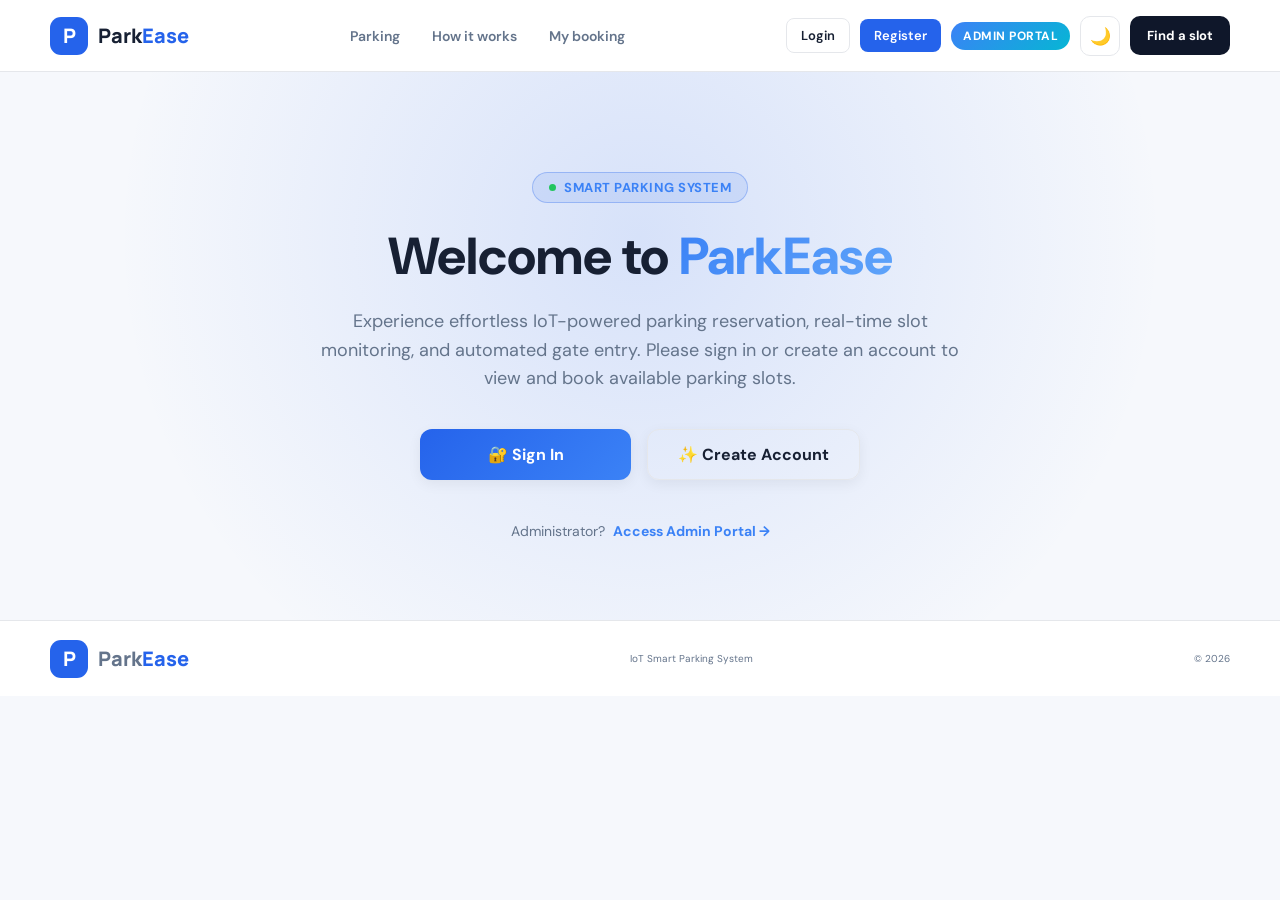
<file: frontend/index.html>
<!DOCTYPE html>
<html lang="en">

<head>

    <meta charset="UTF-8">

    <meta name="viewport"
          content="width=device-width, initial-scale=1.0">

    <title>ParkEase | Smart Parking</title>

    <link rel="preconnect"
          href="https://fonts.googleapis.com">

    <link rel="preconnect"
          href="https://fonts.gstatic.com"
          crossorigin>

    <link href="https://fonts.googleapis.com/css2?family=DM+Sans:wght@400;500;600;700&family=Manrope:wght@600;700;800&display=swap"
          rel="stylesheet">

    <link rel="stylesheet"
          href="style.css">

</head>


<body>


<!-- =====================================================
     NAVBAR
===================================================== -->

<header class="navbar">

    <div class="container nav-inner">


        <a href="#" class="logo">

            <div class="logo-icon">
                P
            </div>

            <div>
                Park<span>Ease</span>
            </div>

        </a>


        <nav class="nav-links">

            <a href="#parking">
                Parking
            </a>

            <a href="#how">
                How it works
            </a>

            <a href="#booking">
                My booking
            </a>

        </nav>


        <div class="nav-actions">

            <button class="nav-auth-btn" id="navLoginBtn">
                Login
            </button>

            <button class="nav-auth-btn primary" id="navRegisterBtn">
                Register
            </button>

            <button class="nav-auth-btn hidden" id="navAccountBtn">
                👤 My Account
            </button>

            <button class="nav-auth-btn outline hidden" id="navLogoutBtn">
                Logout
            </button>

            <a href="admin.html" class="nav-admin-link" target="_blank">
                Admin Portal
            </a>

            <!-- DARK MODE -->

            <button
                class="theme-toggle"
                id="themeToggle"
                aria-label="Toggle dark mode">

                🌙

            </button>


            <a href="#parking"
               class="nav-button">

                Find a slot

            </a>

        </div>



        <button class="mobile-menu"
                id="mobileMenu">

            ☰

        </button>

    </div>

</header>



<!-- =====================================================
     WELCOME / AUTHENTICATION FIRST LANDING SCREEN
===================================================== -->

<section class="welcome-landing" id="welcomeLanding">
    <div class="container welcome-inner">
        <div class="welcome-badge">
            <span class="live-dot"></span> SMART PARKING SYSTEM
        </div>
        <h1 class="welcome-title">
            Welcome to <span>ParkEase</span>
        </h1>
        <p class="welcome-subtitle">
            Experience effortless IoT-powered parking reservation, real-time slot monitoring, and automated gate entry. Please sign in or create an account to view and book available parking slots.
        </p>
        <div class="welcome-actions">
            <button class="welcome-btn primary" id="welcomeLoginBtn">
                🔐 Sign In
            </button>
            <button class="welcome-btn secondary" id="welcomeRegisterBtn">
                ✨ Create Account
            </button>
        </div>
        <div class="welcome-admin-box">
            <span>Administrator?</span>
            <a href="admin.html" class="welcome-admin-link">Access Admin Portal →</a>
        </div>
    </div>
</section>


<!-- =====================================================
     USER PARKING DASHBOARD (Shown when Authenticated)
===================================================== -->

<div id="dashboardContent" class="dashboard-wrapper hidden">

<!-- =====================================================
     HERO
===================================================== -->

<section class="hero">

    <div class="container hero-content">



        <div class="hero-text">


            <div class="live-label">

                <span class="live-dot"></span>

                LIVE PARKING STATUS

            </div>


            <h1>

                Parking made
                <br>

                <span>effortless.</span>

            </h1>


            <p class="hero-description">

                Find available parking spaces in real time,
                reserve your spot in seconds, and arrive
                knowing exactly where to park.

            </p>


            <div class="hero-buttons">

                <a href="#parking"
                   class="primary-button">

                    Reserve a parking slot

                </a>


                <a href="#how"
                   class="secondary-button">

                    How it works

                </a>

            </div>


        </div>



        <!-- HERO DASHBOARD -->

        <div class="hero-dashboard">


            <div class="dashboard-header">


                <div>

                    <small>
                        SMART PARKING
                    </small>

                    <h3>
                        City Center Parking
                    </h3>

                </div>


                <div class="open-status">

                    OPEN

                </div>


            </div>



            <div class="availability">


                <div class="availability-number"
                     id="heroAvailable">

                    3

                </div>


                <div class="availability-text">

                    <strong>
                        spaces available
                    </strong>

                    <span>
                        out of 3 total spaces
                    </span>

                </div>


            </div>



            <div class="progress">

                <span id="heroProgress"></span>

            </div>



            <div class="mini-slots"
                 id="miniSlots">

            </div>


        </div>


    </div>

</section>



<!-- =====================================================
     STATISTICS
===================================================== -->

<section class="container stats">


    <div class="stat-card">


        <div class="stat-icon green">
            ✓
        </div>


        <div>

            <small>
                AVAILABLE
            </small>

            <strong id="availableCount">
                3
            </strong>

        </div>


    </div>



    <div class="stat-card">


        <div class="stat-icon yellow">
            ◷
        </div>


        <div>

            <small>
                RESERVED
            </small>

            <strong id="reservedCount">
                0
            </strong>

        </div>


    </div>



    <div class="stat-card">


        <div class="stat-icon red">
            ●
        </div>


        <div>

            <small>
                OCCUPIED
            </small>

            <strong id="occupiedCount">
                0
            </strong>

        </div>


    </div>



    <div class="stat-card">


        <div class="stat-icon blue">
            ⚡
        </div>


        <div>

            <small>
                SYSTEM
            </small>

            <strong>
                ONLINE
            </strong>

        </div>


    </div>


</section>



<!-- =====================================================
     PARKING
===================================================== -->

<section class="parking-section"
         id="parking">


    <div class="container">


        <div class="section-title">


            <span class="section-label">
                PARKING AREA
            </span>


            <h2>
                Choose your parking space
            </h2>


            <p>
                Check live availability and reserve
                an open space before you arrive.
            </p>


        </div>



        <div class="parking-wrapper">


            <div class="parking-area">

                <div class="slot-grid"
                     id="slotGrid">

                </div>

            </div>



            <aside class="parking-info">


                <div class="info-icon">
                    P
                </div>


                <h3>
                    Park with confidence.
                </h3>


                <p>

                    Your parking status will be
                    updated automatically using IoT
                    sensors once the hardware is connected.

                </p>



                <div class="info-row">

                    <span>
                        Availability
                    </span>

                    <strong id="sideAvailability">
                        3 / 3
                    </strong>

                </div>



                <div class="info-row">

                    <span>
                        Booking
                    </span>

                    <strong>
                        Instant
                    </strong>

                </div>



                <div class="info-row">

                    <span>
                        Access
                    </span>

                    <strong>
                        24 / 7
                    </strong>

                </div>


            </aside>


        </div>


    </div>

</section>



<!-- =====================================================
     HOW IT WORKS
===================================================== -->

<section class="how"
         id="how">


    <div class="container">


        <div class="section-title">


            <span class="section-label">
                HOW IT WORKS
            </span>


            <h2>
                From booking to parked.
            </h2>


            <p>
                Book your slot, verify your reservation at the entrance, and park with IoT assistance.
            </p>


        </div>



        <div class="steps">


            <article class="step">

                <div class="step-number">
                    01
                </div>

                <div class="step-icon">
                    B
                </div>

                <h3>
                    Book your slot
                </h3>

                <p>
                    Check live slot availability and
                    reserve a parking space with your
                    vehicle number.
                </p>

            </article>



            <article class="step">

                <div class="step-number">
                    02
                </div>

                <div class="step-icon">
                    ✓
                </div>

                <h3>
                    Verify & enter
                </h3>

                <p>
                    When your vehicle reaches the
                    entry sensor, tap Enter Parking.
                    Your active booking is verified
                    automatically.
                </p>

            </article>



            <article class="step">

                <div class="step-number">
                    03
                </div>

                <div class="step-icon">
                    P
                </div>

                <h3>
                    Gate opens & park
                </h3>

                <p>
                    A verified vehicle is allowed
                    through the smart gate. The slot
                    sensor then confirms the vehicle.
                </p>

            </article>


        </div>


    </div>

</section>



<!-- =====================================================
     MY BOOKING
===================================================== -->

<section class="booking-section"
         id="booking">


    <div class="container">


        <div class="booking-card">


            <div>

                <span class="section-label">
                    MY BOOKING
                </span>


                <h2 id="bookingHeading">
                    No active reservation
                </h2>


                <p id="bookingText">
                    Choose an available slot
                    to create your reservation.
                </p>

                <div class="booking-details hidden"
                     id="bookingDetails">

                    <div class="booking-detail">
                        <span>Booking ID</span>
                        <strong id="bookingIdValue">—</strong>
                    </div>

                    <div class="booking-detail">
                        <span>Vehicle</span>
                        <strong id="bookingVehicleValue">—</strong>
                    </div>

                    <div class="booking-detail">
                        <span>Slot</span>
                        <strong id="bookingSlotValue">—</strong>
                    </div>

                </div>

                <div class="entry-panel hidden"
                     id="entryPanel">

                    <div class="entry-status">
                        <span class="entry-status-dot"
                              id="entryStatusDot"></span>

                        <div>
                            <strong id="entryStatusTitle">
                                Ready for entry
                            </strong>

                            <p id="entryStatusText">
                                Reach the entry sensor, then tap Enter Parking.
                            </p>
                        </div>
                    </div>

                    <button class="enter-button"
                            id="enterParking"
                            type="button">

                        Enter Parking

                    </button>

                </div>

            </div>


            <button class="cancel-button hidden"
                    id="cancelBooking">

                Cancel reservation

            </button>


        </div>


    </div>

</section>

</div> <!-- End #dashboardContent -->

<!-- =====================================================
     FOOTER
===================================================== -->

<footer>

    <div class="container footer-inner">


        <div class="logo">

            <div class="logo-icon">
                P
            </div>

            <div>
                Park<span>Ease</span>
            </div>

        </div>


        <span>
            IoT Smart Parking System
        </span>


        <span>
            © 2026
        </span>


    </div>

</footer>



<!-- =====================================================
     BOOKING MODAL
===================================================== -->

<div class="modal-overlay hidden"
     id="modal">


    <div class="modal">


        <button class="close-modal"
                id="closeModal">

            ×

        </button>


        <div class="modal-icon">
            P
        </div>


        <span class="section-label">
            RESERVE PARKING
        </span>


        <h2>
            Book <span id="modalSlot">S1</span>
        </h2>


        <p class="modal-description">
            Your account profile is automatically linked to this reservation.
            Please enter your vehicle number below to confirm.
        </p>


        <form id="bookingForm">


            <input type="hidden"
                   id="selectedSlot">


            <div class="form-group">

                <label>
                    Full name <small class="field-badge">(Auto-fetched from account)</small>
                </label>

                <input type="text"
                       id="userName"
                       placeholder="Account Full Name"
                       readonly
                       disabled
                       class="readonly-field">

            </div>


            <div class="form-group">

                <label>
                    Mobile number <small class="field-badge">(Auto-fetched from account)</small>
                </label>

                <input type="tel"
                       id="userPhone"
                       placeholder="Account Mobile Number"
                       readonly
                       disabled
                       class="readonly-field">

            </div>



            <div class="form-group">

                <label>
                    Vehicle number
                </label>

                <input type="text"
                       id="vehicleNumber"
                       placeholder="e.g. MH05SD2341"
                       minlength="10"
                       maxlength="10"
                       pattern="[A-Za-z0-9]{10}"
                       autocomplete="off"
                       required>

            </div>


            <button class="confirm-button"
                    type="submit">

                Confirm reservation

            </button>


        </form>


        <small class="demo-note">

            Your booking is linked to your vehicle number
            and will be verified before parking entry.

        </small>


    </div>

</div>



<!-- =====================================================
     LOGIN MODAL
===================================================== -->
<div class="modal-overlay hidden" id="loginModal">
    <div class="modal">
        <button class="close-modal" id="closeLoginModal">×</button>
        <div class="modal-icon">P</div>
        <span class="section-label">USER ACCESS</span>
        <h2>Sign In to <span>ParkEase</span></h2>
        <p class="modal-description">Enter your email and password to access your reservations.</p>
        
        <form id="userLoginForm">
            <div class="form-group">
                <label>Email address</label>
                <input type="email" id="loginEmail" placeholder="your.email@example.com" required>
            </div>
            <div class="form-group">
                <label>Password</label>
                <div class="password-input-wrapper">
                    <input type="password" id="loginPassword" required>
                    <button type="button" class="password-toggle-btn" aria-label="Toggle password visibility" tabindex="-1">👁️</button>
                </div>
            </div>
            <button class="confirm-button" type="submit" id="btnLoginSubmit">Sign In</button>
        </form>
        
        <div class="auth-modal-footer">
            <a href="#" id="openForgotPassword" class="forgot-password-link">Forgot Password?</a>
        </div>
        <div class="auth-modal-footer">
            Don't have an account? <a href="#" id="switchToRegister">Create Account</a>
        </div>
    </div>
</div>

<!-- =====================================================
     FORGOT PASSWORD MODAL
===================================================== -->
<div class="modal-overlay hidden" id="forgotPasswordModal">
    <div class="modal">
        <button class="close-modal" id="closeForgotPasswordModal">×</button>
        <div class="modal-icon">🔑</div>
        <span class="section-label">ACCOUNT RECOVERY</span>
        <h2>Forgot Password?</h2>
        <p class="modal-description">Enter your registered email address to receive password reset instructions.</p>
        
        <form id="forgotPasswordForm">
            <div class="form-group">
                <label>Email address</label>
                <input type="email" id="forgotEmail" placeholder="your.email@example.com" required>
            </div>
            <button class="confirm-button" type="submit" id="btnForgotSubmit">Send Reset Link</button>
        </form>
        
        <div class="auth-modal-footer">
            Remember your password? <a href="#" id="forgotSwitchToLogin">Sign in instead</a>
        </div>
    </div>
</div>

<!-- =====================================================
     RESET PASSWORD MODAL
===================================================== -->
<div class="modal-overlay hidden" id="resetPasswordModal">
    <div class="modal">
        <button class="close-modal" id="closeResetPasswordModal">×</button>
        <div class="modal-icon">🔒</div>
        <span class="section-label">NEW PASSWORD</span>
        <h2>Reset Password</h2>
        <p class="modal-description">Enter your reset token and your new password below.</p>
        
        <form id="resetPasswordForm">
            <div class="form-group">
                <label>Reset Token</label>
                <input type="text" id="resetToken" placeholder="Enter reset token" required>
            </div>
            <div class="form-group">
                <label>New Password</label>
                <div class="password-input-wrapper">
                    <input type="password" id="resetNewPassword" minlength="6" required>
                    <button type="button" class="password-toggle-btn" aria-label="Toggle password visibility" tabindex="-1">👁️</button>
                </div>
            </div>
            <div class="form-group">
                <label>Confirm New Password</label>
                <div class="password-input-wrapper">
                    <input type="password" id="resetConfirmPassword" minlength="6" required>
                    <button type="button" class="password-toggle-btn" aria-label="Toggle password visibility" tabindex="-1">👁️</button>
                </div>
            </div>
            <button class="confirm-button" type="submit" id="btnResetSubmit">Reset Password</button>
        </form>
        
        <div class="auth-modal-footer">
            <a href="#" id="resetSwitchToLogin">Back to Sign In</a>
        </div>
    </div>
</div>

<!-- =====================================================
     REGISTER MODAL
===================================================== -->
<div class="modal-overlay hidden" id="registerModal">
    <div class="modal">
        <button class="close-modal" id="closeRegisterModal">×</button>
        <div class="modal-icon">P</div>
        <span class="section-label">NEW ACCOUNT</span>
        <h2>Create Account</h2>
        <p class="modal-description">Register to manage smart parking reservations effortlessly.</p>
        
        <form id="userRegisterForm">
            <div class="form-group">
                <label>Full name</label>
                <input type="text" id="regName" placeholder="Enter your full name" required>
            </div>
            <div class="form-group">
                <label>Email address</label>
                <input type="email" id="regEmail" placeholder="your.email@example.com" required>
            </div>
            <div class="form-group">
                <label>Mobile number</label>
                <input type="tel" id="regPhone" placeholder="10-digit mobile number" maxlength="10" pattern="[0-9]{10}" required>
            </div>
            <div class="form-group">
                <label>Password</label>
                <div class="password-input-wrapper">
                    <input type="password" id="regPassword" minlength="6" required>
                    <button type="button" class="password-toggle-btn" aria-label="Toggle password visibility" tabindex="-1">👁️</button>
                </div>
            </div>
            <div class="form-group">
                <label>Confirm Password</label>
                <div class="password-input-wrapper">
                    <input type="password" id="regConfirmPassword" minlength="6" required>
                    <button type="button" class="password-toggle-btn" aria-label="Toggle password visibility" tabindex="-1">👁️</button>
                </div>
            </div>
            <button class="confirm-button" type="submit" id="btnRegisterSubmit">Register Account</button>
        </form>

        <div class="auth-modal-footer">
            Already have an account? <a href="#" id="switchToLogin">Sign in instead</a>
        </div>
    </div>
</div>

<!-- =====================================================
     MY ACCOUNT MODAL
===================================================== -->
<div class="modal-overlay hidden" id="accountModal">
    <div class="modal">
        <button class="close-modal" id="closeAccountModal">×</button>
        <div class="modal-icon">👤</div>
        <span class="section-label">USER PROFILE</span>
        <h2>My Account</h2>
        <div class="account-details-box">
            <div class="account-row"><span>Full Name</span><strong id="accName">—</strong></div>
            <div class="account-row"><span>Email</span><strong id="accEmail">—</strong></div>
            <div class="account-row"><span>Mobile</span><strong id="accPhone">—</strong></div>
            <div class="account-row"><span>Role</span><strong id="accRole">USER</strong></div>
        </div>
        <div class="account-actions">
            <a href="#booking" class="account-btn" id="btnGoToBooking">My Booking</a>
            <button type="button" class="account-btn danger" id="modalLogoutBtn">Sign Out</button>
        </div>
    </div>
</div>

<!-- TOAST -->

<div class="toast hidden"
     id="toast">
</div>



<script src="script.js"></script>

</body>

</html>
</file>
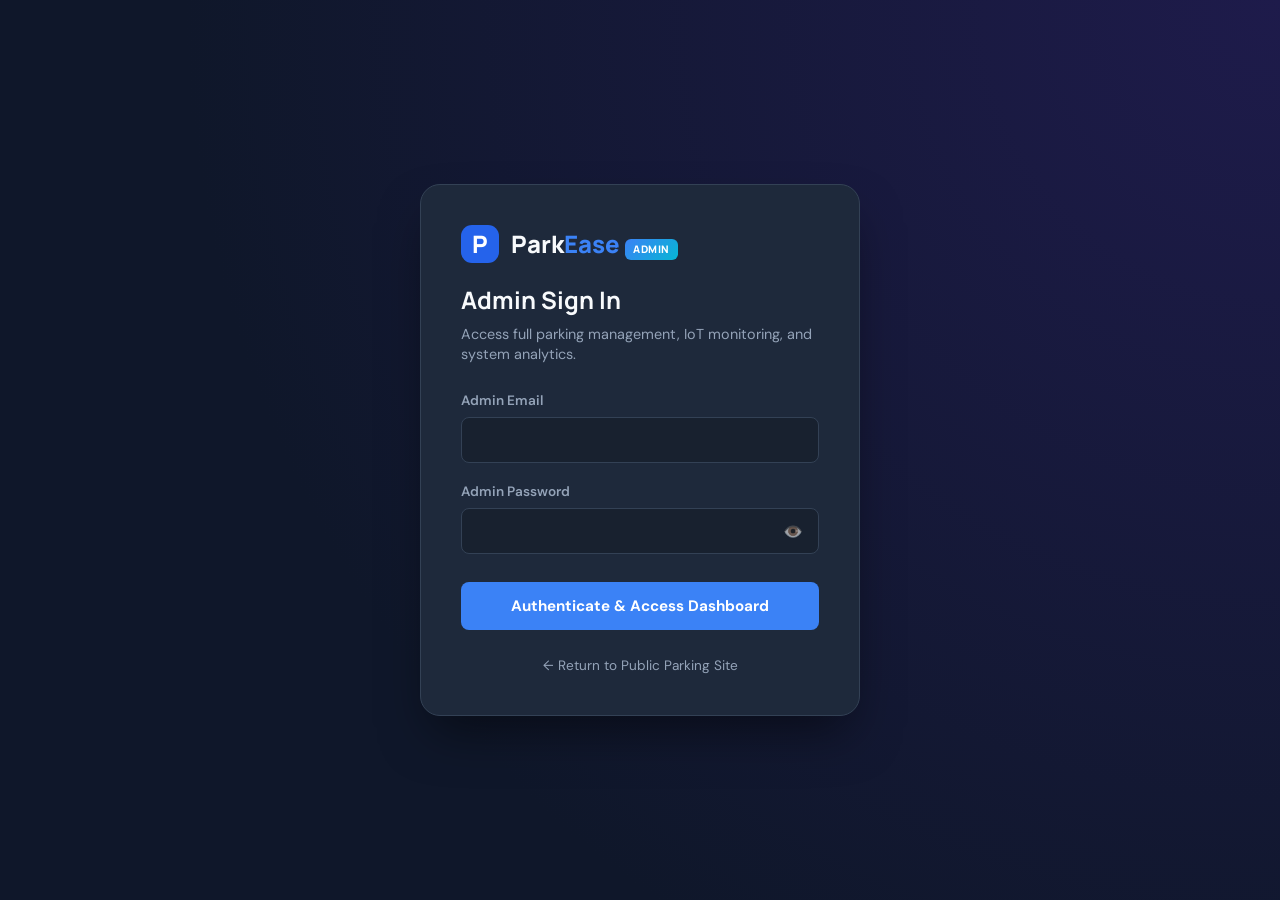
<file: frontend/admin.html>
<!DOCTYPE html>
<html lang="en">
<head>
    <meta charset="UTF-8">
    <meta name="viewport" content="width=device-width, initial-scale=1.0">
    <title>ParkEase | Admin Control Dashboard</title>
    <link rel="preconnect" href="https://fonts.googleapis.com">
    <link rel="preconnect" href="https://fonts.gstatic.com" crossorigin>
    <link href="https://fonts.googleapis.com/css2?family=DM+Sans:wght@400;500;600;700&family=Manrope:wght@600;700;800&family=JetBrains+Mono:wght@400;600&display=swap" rel="stylesheet">
    <link rel="stylesheet" href="style.css">
    <link rel="stylesheet" href="admin.css">
</head>
<body class="admin-body">

    <!-- =====================================================
         ADMIN LOGIN OVERLAY (Shows when not authenticated)
    ===================================================== -->
    <div id="adminLoginOverlay" class="admin-login-overlay">
        <div class="admin-login-card">
            <div class="admin-brand">
                <div class="logo-icon">P</div>
                <div>Park<span>Ease</span> <small class="badge-admin">ADMIN</small></div>
            </div>
            <h2>Admin Sign In</h2>
            <p class="login-subtext">Access full parking management, IoT monitoring, and system analytics.</p>
            
            <form id="adminLoginForm">
                <div class="form-group">
                    <label for="adminEmail">Admin Email</label>
                    <input type="email" id="adminEmail" required>
                </div>
                <div class="form-group">
                    <label for="adminPassword">Admin Password</label>
                    <div class="password-input-wrapper">
                        <input type="password" id="adminPassword" required>
                        <button type="button" class="password-toggle-btn" aria-label="Toggle password visibility" tabindex="-1">👁️</button>
                    </div>
                </div>
                <button type="submit" class="admin-btn-primary" id="adminLoginBtn">
                    Authenticate & Access Dashboard
                </button>
            </form>
            <div class="admin-login-footer">
                <a href="index.html">← Return to Public Parking Site</a>
            </div>
        </div>
    </div>

    <!-- =====================================================
         ADMIN MAIN DASHBOARD APP
    ===================================================== -->
    <div id="adminApp" class="admin-app hidden">
        <!-- MOBILE BACKDROP -->
        <div class="sidebar-backdrop" id="sidebarBackdrop"></div>
        
        <!-- SIDEBAR -->
        <aside class="admin-sidebar" id="adminSidebar">
            <div class="sidebar-header">
                <div class="logo">
                    <div class="logo-icon">P</div>
                    <div>Park<span>Ease</span></div>
                </div>
                <span class="badge-admin">ADMIN</span>
                <button class="close-sidebar-btn" id="closeSidebarBtn" aria-label="Close Sidebar">×</button>
            </div>

            <nav class="sidebar-nav">
                <button class="nav-item active" data-view="overview">
                    <span class="nav-icon">📊</span>
                    <span>Overview</span>
                </button>
                <button class="nav-item" data-view="live-slots">
                    <span class="nav-icon">🚗</span>
                    <span>Live Slots</span>
                </button>
                <button class="nav-item" data-view="all-bookings">
                    <span class="nav-icon">📑</span>
                    <span>All Bookings</span>
                </button>
                <button class="nav-item" data-view="active-vehicles">
                    <span class="nav-icon">🚘</span>
                    <span>Active Vehicles</span>
                </button>
                <button class="nav-item" data-view="statistics">
                    <span class="nav-icon">📈</span>
                    <span>Analytics</span>
                </button>
                <button class="nav-item" data-view="iot-status">
                    <span class="nav-icon">🔌</span>
                    <span>Hardware & IoT</span>
                </button>
            </nav>

            <div class="sidebar-footer">
                <div class="admin-profile">
                    <div class="avatar">A</div>
                    <div class="info">
                        <strong id="adminNameDisplay">System Admin</strong>
                        <span id="adminEmailDisplay">admin@parkease.com</span>
                    </div>
                </div>
                <a href="index.html" class="nav-back-link">🌐 Public Site</a>
                <button id="adminLogoutBtn" class="logout-btn">
                    <span>Logout</span> 🚪
                </button>
            </div>
        </aside>

        <!-- MAIN CONTENT AREA -->
        <main class="admin-main">
            
            <!-- TOPBAR -->
            <header class="admin-topbar">
                <div class="topbar-left">
                    <button class="sidebar-toggle" id="sidebarToggle" aria-label="Toggle Sidebar">☰</button>
                    <h1 id="pageTitle">Dashboard Overview</h1>
                </div>
                <div class="topbar-right">
                    <div class="live-status-indicator">
                        <span class="pulse-dot"></span>
                        <span id="liveStatusText">Live Synced</span>
                    </div>
                    <div class="auto-refresh-control">
                        <label for="autoRefreshToggle" class="switch-label">Auto-Refresh (2s)</label>
                        <input type="checkbox" id="autoRefreshToggle" checked>
                    </div>
                    <button id="refreshBtn" class="btn-refresh" title="Refresh Now">
                        🔄 Refresh
                    </button>
                    <button id="themeToggleAdmin" class="theme-toggle" title="Toggle Theme">🌙</button>
                </div>
            </header>

            <!-- VIEW CONTAINER -->
            <div class="admin-content-container">

                <!-- 1. OVERVIEW VIEW -->
                <div id="viewOverview" class="admin-view active">

                    <!-- STATS GRID -->
                    <div class="stats-grid">
                        <div class="stat-card">
                            <div class="stat-icon icon-blue">🅿️</div>
                            <div class="stat-content">
                                <span class="stat-label">Total Slots</span>
                                <h3 id="statTotalSlots">3</h3>
                            </div>
                        </div>
                        <div class="stat-card">
                            <div class="stat-icon icon-green">🟢</div>
                            <div class="stat-content">
                                <span class="stat-label">Available Slots</span>
                                <h3 id="statAvailableSlots">—</h3>
                            </div>
                        </div>
                        <div class="stat-card">
                            <div class="stat-icon icon-orange">⏳</div>
                            <div class="stat-content">
                                <span class="stat-label">Reserved Slots</span>
                                <h3 id="statReservedSlots">—</h3>
                            </div>
                        </div>
                        <div class="stat-card">
                            <div class="stat-icon icon-red">🚘</div>
                            <div class="stat-content">
                                <span class="stat-label">Occupied Slots</span>
                                <h3 id="statOccupiedSlots">—</h3>
                            </div>
                        </div>
                        <div class="stat-card">
                            <div class="stat-icon icon-purple">📋</div>
                            <div class="stat-content">
                                <span class="stat-label">Active Bookings</span>
                                <h3 id="statActiveBookings">—</h3>
                            </div>
                        </div>
                        <div class="stat-card">
                            <div class="stat-icon icon-teal">🚗</div>
                            <div class="stat-content">
                                <span class="stat-label">Parked Vehicles</span>
                                <h3 id="statActiveVehicles">—</h3>
                            </div>
                        </div>
                        <div class="stat-card">
                            <div class="stat-icon icon-yellow">📅</div>
                            <div class="stat-content">
                                <span class="stat-label">Today's Bookings</span>
                                <h3 id="statTodayBookings">—</h3>
                            </div>
                        </div>
                        <div class="stat-card">
                            <div class="stat-icon icon-emerald">✅</div>
                            <div class="stat-content">
                                <span class="stat-label">Today's Completed</span>
                                <h3 id="statTodayExits">—</h3>
                            </div>
                        </div>
                    </div>

                    <!-- LIVE SLOTS CARDS -->
                    <div class="dashboard-section-header">
                        <h2>Live Slot Real-Time Monitor</h2>
                        <span class="update-badge" id="lastUpdatedText">Updated just now</span>
                    </div>

                    <div class="live-slots-grid" id="overviewSlotsGrid">
                        <!-- Dynamically Populated -->
                    </div>

                    <!-- SYSTEM GATE & MOVEMENT STATE -->
                    <div class="grid-2col">
                        <div class="card-box">
                            <div class="card-header">
                                <h3>⛩️ Servo Gate & Entry Movement State</h3>
                            </div>
                            <div class="system-state-details">
                                <div class="state-item">
                                    <span>Gate Movement State</span>
                                    <strong id="gateMovementState" class="badge-state">IDLE</strong>
                                </div>
                                <div class="state-item">
                                    <span>Entry Vehicle Detector</span>
                                    <strong id="entryVehicleState" class="badge-state">CLEAR</strong>
                                </div>
                                <div class="state-item">
                                    <span>Pending Entry Booking ID</span>
                                    <strong id="pendingEntryId">—</strong>
                                </div>
                                <div class="state-item">
                                    <span>Pending Exit Slot ID</span>
                                    <strong id="pendingExitSlot">—</strong>
                                </div>
                            </div>
                        </div>

                        <div class="card-box">
                            <div class="card-header">
                                <h3>⚡ Quick Actions & Hardware Controls</h3>
                            </div>
                            <div class="quick-actions-panel">
                                <button class="action-btn" id="btnRefreshFull">
                                    🔄 Trigger Full Sync
                                </button>
                                <button class="action-btn secondary" id="btnViewHardware">
                                    🔌 Inspect IoT Sensors
                                </button>
                                <a href="index.html" target="_blank" class="action-btn outline">
                                    🔗 Open Public Portal
                                </a>
                            </div>
                        </div>
                    </div>

                </div>

                <!-- 2. LIVE SLOTS VIEW -->
                <div id="viewLiveSlots" class="admin-view hidden">
                    <div class="dashboard-section-header">
                        <h2>Parking Slots Real-Time Visualizer</h2>
                    </div>
                    <div class="live-slots-grid" id="slotsDetailGrid">
                        <!-- Populated dynamically -->
                    </div>
                </div>

                <!-- 3. ALL BOOKINGS VIEW -->
                <div id="viewAllBookings" class="admin-view hidden">
                    <div class="dashboard-section-header">
                        <h2>Bookings Management <span id="bookingCountBadge" class="update-badge"></span></h2>
                        <div class="filter-controls">
                            <input type="text" id="bookingSearchInput" placeholder="🔍 Search booking ID, vehicle, user..." class="search-input">
                            <select id="bookingMonthFilter" class="select-input">
                                <option value="all">All Months</option>
                            </select>
                            <select id="bookingStatusFilter" class="select-input">
                                <option value="all">All Statuses</option>
                                <option value="active">Active</option>
                                <option value="completed">Completed</option>
                                <option value="cancelled">Cancelled</option>
                            </select>
                        </div>
                    </div>

                    <div class="table-card">
                        <div class="table-responsive">
                            <table class="data-table" id="bookingsTable">
                                <thead>
                                    <tr>
                                        <th>Booking ID</th>
                                        <th>User Name</th>
                                        <th>Contact / Email</th>
                                        <th>Vehicle Number</th>
                                        <th>Slot</th>
                                        <th>Status</th>
                                        <th>Entry Time</th>
                                        <th>Exit Time</th>
                                        <th>Booking Created</th>
                                    </tr>
                                </thead>
                                <tbody id="bookingsTableBody">
                                    <!-- Populated dynamically -->
                                </tbody>
                            </table>
                        </div>
                    </div>
                </div>

                <!-- 4. ACTIVE VEHICLES VIEW -->
                <div id="viewActiveVehicles" class="admin-view hidden">
                    <div class="dashboard-section-header">
                        <h2>Currently Active & Parked Vehicles</h2>
                    </div>
                    <div class="table-card">
                        <div class="table-responsive">
                            <table class="data-table">
                                <thead>
                                    <tr>
                                        <th>Booking ID</th>
                                        <th>Vehicle Number</th>
                                        <th>User Name</th>
                                        <th>Mobile Number</th>
                                        <th>Assigned Slot</th>
                                        <th>Entry Timestamp</th>
                                        <th>Current Status</th>
                                    </tr>
                                </thead>
                                <tbody id="activeVehiclesTableBody">
                                    <!-- Populated dynamically -->
                                </tbody>
                            </table>
                        </div>
                    </div>
                </div>

                <!-- 5. STATISTICS & ANALYTICS VIEW -->
                <div id="viewStatistics" class="admin-view hidden">
                    <div class="dashboard-section-header">
                        <h2>System Analytics & Slot Utilization</h2>
                    </div>

                    <div class="grid-2col">
                        <div class="card-box">
                            <h3>📊 Current Occupancy & Utilization</h3>
                            <div class="utilization-meter-container">
                                <div class="meter-header">
                                    <span>Slot Occupancy Rate</span>
                                    <strong id="utilizationPctText">0%</strong>
                                </div>
                                <div class="progress-bar-bg">
                                    <div id="utilizationProgressBar" class="progress-bar-fill" style="width: 0%;"></div>
                                </div>
                            </div>
                            <div class="stats-summary-list">
                                <div class="summary-item">
                                    <span>Total Lifetime Bookings</span>
                                    <strong id="statTotalLifetimeBookings">0</strong>
                                </div>
                                <div class="summary-item">
                                    <span>Completed Parking Sessions</span>
                                    <strong id="statCompletedSessions">0</strong>
                                </div>
                            </div>
                        </div>

                        <div class="card-box">
                            <h3>📅 Daily Booking Trends (Last 7 Days)</h3>
                            <div class="bar-chart-container" id="dailyChartContainer">
                                <!-- Bars populated dynamically -->
                            </div>
                        </div>
                    </div>
                </div>

                <!-- 6. HARDWARE & IOT STATUS VIEW -->
                <div id="viewIotStatus" class="admin-view hidden">
                    <div class="dashboard-section-header">
                        <h2>ESP32 Hardware & Sensor Diagnostics</h2>
                    </div>

                    <div class="grid-2col">
                        <div class="card-box">
                            <h3>🔌 Infrared Sensor Diagnostics & Simulation</h3>
                            <div class="sensor-list">
                                <div class="sensor-row">
                                    <span class="sensor-name">Entry Gate IR Sensor (GPIO 18)</span>
                                    <span id="sensorEntryStatus" class="sensor-badge">CLEAR</span>
                                </div>
                                <div class="sensor-row">
                                    <span class="sensor-name">Exit Gate IR Sensor (GPIO 19)</span>
                                    <span id="sensorExitStatus" class="sensor-badge">CLEAR</span>
                                </div>
                                <div class="sensor-row">
                                    <span class="sensor-name">Slot 1 IR Sensor (GPIO 21)</span>
                                    <span id="sensorS1Status" class="sensor-badge">EMPTY</span>
                                </div>
                                <div class="sensor-row">
                                    <span class="sensor-name">Slot 2 IR Sensor (GPIO 22)</span>
                                    <span id="sensorS2Status" class="sensor-badge">EMPTY</span>
                                </div>
                                <div class="sensor-row">
                                    <span class="sensor-name">Slot 3 IR Sensor (GPIO 23)</span>
                                    <span id="sensorS3Status" class="sensor-badge">EMPTY</span>
                                </div>
                            </div>
                        </div>

                        <div class="card-box">
                            <h3>⚙️ Servo Motor & Gate State</h3>
                            <div class="servo-status-box">
                                <div class="servo-visual">
                                    <div class="gate-icon" id="gateVisualIcon">⛩️</div>
                                    <div class="gate-state-text" id="gateStateText">CLOSED (0°)</div>
                                </div>
                                <div class="iot-meta">
                                    <div>
                                        <span>Last IoT Device Ping</span>
                                        <strong id="iotLastPingText">Never</strong>
                                    </div>
                                    <div>
                                        <span>API Security Key</span>
                                        <strong class="code-text">Configured (X-IoT-Key)</strong>
                                    </div>
                                </div>
                            </div>
                        </div>
                    </div>
                </div>

            </div>
        </main>
    </div>

    <!-- TOAST NOTIFICATIONS -->
    <div id="adminToast" class="admin-toast hidden"></div>

    <script src="admin.js"></script>
</body>
</html>
</file>
<file: frontend/style.css>
/* =====================================================
   PARKEASE - SMART PARKING
   COMPLETE RESPONSIVE CSS
===================================================== */


/* =====================================================
   GLOBAL RESET
===================================================== */

* {
    margin: 0;
    padding: 0;
    box-sizing: border-box;
}

html {
    scroll-behavior: smooth;
}

body {
    font-family: "DM Sans", sans-serif;
    background: var(--background);
    color: var(--text);

    transition:
        background 0.3s ease,
        color 0.3s ease;
}

button,
input {
    font-family: inherit;
}

button {
    cursor: pointer;
}

a {
    text-decoration: none;
    color: inherit;
}

img {
    max-width: 100%;
    display: block;
}


/* =====================================================
   LIGHT MODE VARIABLES
===================================================== */

:root {

    --primary: #2563eb;
    --primary-dark: #1d4ed8;

    --green: #16a34a;
    --green-border: #22c55e;
    --green-light: #ecfdf3;

    --yellow: #d97706;
    --yellow-border: #f59e0b;
    --yellow-light: #fff7ed;

    --red: #dc2626;
    --red-border: #ef4444;
    --red-light: #fef2f2;

    --dark: #0f172a;

    --text: #172033;
    --muted: #64748b;

    --background: #f6f8fc;

    --card: #ffffff;

    --border: #e5e7eb;

    --parking-bg: #e9edf3;

    --soft-bg: #f7f9fb;

    --input-bg: #ffffff;
}


/* =====================================================
   DARK MODE VARIABLES
===================================================== */

body.dark {

    --text: #e5e7eb;

    --muted: #94a3b8;

    --background: #080d18;

    --card: #111827;

    --border: #263244;

    --parking-bg: #111a2a;

    --soft-bg: #172235;

    --input-bg: #0f172a;

    --dark: #020617;

}


/* =====================================================
   CONTAINER
===================================================== */

.container {

    width:
        min(
            1180px,
            calc(100% - 40px)
        );

    margin:
        0 auto;
}


/* =====================================================
   NAVBAR
===================================================== */

.navbar {

    height: 72px;

    background:
        rgba(255, 255, 255, 0.92);

    border-bottom:
        1px solid var(--border);

    display:
        flex;

    align-items:
        center;

    position:
        sticky;

    top:
        0;

    z-index:
        1000;

    backdrop-filter:
        blur(12px);

    transition:
        background 0.3s ease,
        border-color 0.3s ease;
}


body.dark .navbar {

    background:
        rgba(8, 13, 24, 0.94);
}


.nav-inner {

    display:
        flex;

    align-items:
        center;

    justify-content:
        space-between;

    gap:
        20px;
}


.logo {

    display:
        flex;

    align-items:
        center;

    gap:
        10px;

    font-family:
        "Manrope", sans-serif;

    font-size:
        20px;

    font-weight:
        800;

    flex-shrink:
        0;
}


.logo span {

    color:
        var(--primary);
}


.logo-icon {

    width:
        38px;

    height:
        38px;

    background:
        var(--primary);

    color:
        white;

    border-radius:
        11px;

    display:
        flex;

    align-items:
        center;

    justify-content:
        center;

    font-weight:
        800;

    flex-shrink:
        0;
}


/* ---------- NAV LINKS ---------- */

.nav-links {

    display:
        flex;

    align-items:
        center;

    gap:
        32px;

    color:
        var(--muted);

    font-size:
        14px;

    font-weight:
        600;
}


.nav-links a {

    transition:
        color 0.2s ease;
}


.nav-links a:hover {

    color:
        var(--primary);
}


/* ---------- NAV ACTIONS ---------- */

.nav-actions {

    display:
        flex;

    align-items:
        center;

    gap:
        10px;
}


/* ---------- DARK MODE ---------- */

.theme-toggle {

    width:
        40px;

    height:
        40px;

    border:
        1px solid var(--border);

    border-radius:
        10px;

    background:
        var(--card);

    color:
        var(--text);

    display:
        flex;

    align-items:
        center;

    justify-content:
        center;

    font-size:
        17px;

    transition:
        transform 0.25s ease,
        border-color 0.25s ease;
}


.theme-toggle:hover {

    transform:
        rotate(12deg);

    border-color:
        var(--primary);
}


/* ---------- FIND SLOT ---------- */

.nav-button {

    background:
        var(--dark);

    color:
        white;

    padding:
        11px 17px;

    border-radius:
        10px;

    font-size:
        13px;

    font-weight:
        700;

    white-space:
        nowrap;
}


/* ---------- MOBILE MENU ---------- */

.mobile-menu {

    display:
        none;

    width:
        40px;

    height:
        40px;

    border:
        none;

    border-radius:
        10px;

    background:
        var(--soft-bg);

    color:
        var(--text);

    align-items:
        center;

    justify-content:
        center;

    font-size:
        20px;
}


/* =====================================================
   HERO
===================================================== */

.hero {

    background:

        radial-gradient(
            circle at 85% 15%,
            rgba(59, 130, 246, 0.35),
            transparent 30%
        ),

        linear-gradient(
            135deg,
            #0b1730,
            #102d59
        );

    color:
        white;

    padding:
        85px 0 120px;

    position:
        relative;

    overflow:
        hidden;
}


.hero-content {

    display:
        grid;

    grid-template-columns:
        1.1fr 0.9fr;

    align-items:
        center;

    gap:
        70px;
}


/* ---------- LIVE LABEL ---------- */

.live-label {

    display:
        inline-flex;

    align-items:
        center;

    gap:
        8px;

    padding:
        7px 12px;

    border-radius:
        50px;

    background:
        rgba(255, 255, 255, 0.08);

    border:
        1px solid
        rgba(255, 255, 255, 0.12);

    color:
        #a9c9ff;

    font-size:
        11px;

    font-weight:
        700;

    letter-spacing:
        1px;
}


.live-dot {

    width:
        7px;

    height:
        7px;

    background:
        #22c55e;

    border-radius:
        50%;

    flex-shrink:
        0;
}


/* ---------- HERO TITLE ---------- */

.hero h1 {

    font-family:
        "Manrope", sans-serif;

    font-size:
        clamp(45px, 6vw, 72px);

    line-height:
        1;

    letter-spacing:
        -4px;

    margin:
        25px 0;
}


.hero h1 span {

    color:
        #74aaff;
}


/* ---------- HERO DESCRIPTION ---------- */

.hero-description {

    max-width:
        570px;

    color:
        #c5d1e2;

    font-size:
        16px;

    line-height:
        1.7;

    margin-bottom:
        30px;
}


/* ---------- HERO BUTTONS ---------- */

.hero-buttons {

    display:
        flex;

    gap:
        12px;

    flex-wrap:
        wrap;
}


.primary-button {

    border:
        none;

    background:
        var(--primary);

    color:
        white;

    padding:
        14px 20px;

    border-radius:
        11px;

    font-weight:
        700;

    font-size:
        13px;

    transition:
        background 0.2s ease,
        transform 0.2s ease;
}


.primary-button:hover {

    background:
        var(--primary-dark);

    transform:
        translateY(-1px);
}


.secondary-button {

    border:
        1px solid
        rgba(255, 255, 255, 0.2);

    background:
        rgba(255, 255, 255, 0.06);

    color:
        white;

    padding:
        14px 20px;

    border-radius:
        11px;

    font-weight:
        600;

    font-size:
        13px;
}


/* =====================================================
   HERO DASHBOARD
===================================================== */

.hero-dashboard {

    background:
        var(--card);

    color:
        var(--text);

    border-radius:
        22px;

    padding:
        25px;

    box-shadow:
        0 30px 70px
        rgba(0, 0, 0, 0.25);
}


.dashboard-header {

    display:
        flex;

    justify-content:
        space-between;

    align-items:
        center;

    gap:
        15px;

    margin-bottom:
        22px;
}


.dashboard-header small {

    color:
        var(--muted);

    font-size:
        11px;
}


.dashboard-header h3 {

    font-family:
        "Manrope", sans-serif;

    font-size:
        18px;

    margin-top:
        4px;
}


.open-status {

    background:
        var(--green-light);

    color:
        var(--green);

    padding:
        6px 10px;

    border-radius:
        20px;

    font-size:
        10px;

    font-weight:
        800;

    flex-shrink:
        0;
}


.availability {

    display:
        flex;

    align-items:
        center;

    gap:
        18px;

    padding:
        20px 0;

    border-top:
        1px solid var(--border);

    border-bottom:
        1px solid var(--border);
}


.availability-number {

    font-family:
        "Manrope", sans-serif;

    color:
        var(--primary);

    font-size:
        55px;

    font-weight:
        800;

    line-height:
        1;
}


.availability-text strong {

    display:
        block;

    font-size:
        13px;
}


.availability-text span {

    color:
        var(--muted);

    font-size:
        10px;
}


.progress {

    height:
        7px;

    background:
        var(--soft-bg);

    border-radius:
        20px;

    overflow:
        hidden;

    margin:
        18px 0;
}


.progress span {

    display:
        block;

    height:
        100%;

    width:
        100%;

    background:
        var(--primary);

    transition:
        width 0.4s ease;
}


.mini-slots {

    display:
        grid;

    grid-template-columns:
        repeat(3, 1fr);

    gap:
        10px;
}


.mini-slot {

    padding:
        14px;

    border-radius:
        12px;

    background:
        var(--soft-bg);

    border:
        1px solid var(--border);
}


.mini-slot strong {

    display:
        block;

    font-size:
        12px;

    margin-bottom:
        7px;
}


.mini-slot span {

    font-size:
        9px;

    font-weight:
        800;
}


.mini-slot.available {

    border:
        2px solid #22c55e;
}


.mini-slot.available span {

    color:
        var(--green);
}


.mini-slot.reserved {

    border:
        2px solid #f59e0b;
}


.mini-slot.reserved span {

    color:
        #f59e0b;
}


.mini-slot.occupied {

    border:
        2px solid #ef4444;
}


.mini-slot.occupied span {

    color:
        #ef4444;
}


/* =====================================================
   STATISTICS
===================================================== */

.stats {

    display:
        grid;

    grid-template-columns:
        repeat(4, 1fr);

    gap:
        15px;

    margin-top:
        -40px;

    position:
        relative;

    z-index:
        10;
}


.stat-card {

    background:
        var(--card);

    border:
        1px solid var(--border);

    border-radius:
        16px;

    padding:
        18px;

    display:
        flex;

    align-items:
        center;

    gap:
        13px;

    box-shadow:
        0 12px 35px
        rgba(15, 23, 42, 0.06);
}


.stat-icon {

    width:
        40px;

    height:
        40px;

    border-radius:
        11px;

    display:
        flex;

    align-items:
        center;

    justify-content:
        center;

    font-weight:
        800;

    flex-shrink:
        0;
}


.stat-icon.green {

    background:
        var(--green-light);

    color:
        var(--green);
}


.stat-icon.yellow {

    background:
        var(--yellow-light);

    color:
        var(--yellow);
}


.stat-icon.red {

    background:
        var(--red-light);

    color:
        var(--red);
}


.stat-icon.blue {

    background:
        #eff6ff;

    color:
        var(--primary);
}


body.dark .stat-icon.blue {

    background:
        #172d52;
}


.stat-card small {

    display:
        block;

    color:
        var(--muted);

    font-size:
        9px;

    font-weight:
        700;
}


.stat-card strong {

    display:
        block;

    font-family:
        "Manrope", sans-serif;

    font-size:
        22px;

    margin-top:
        3px;
}


/* =====================================================
   SECTION TITLE
===================================================== */

.section-title {

    text-align:
        center;

    max-width:
        650px;

    margin:
        auto auto 40px;
}


.section-label {

    color:
        var(--primary);

    font-size:
        10px;

    font-weight:
        800;

    letter-spacing:
        1.5px;
}


.section-title h2 {

    font-family:
        "Manrope", sans-serif;

    font-size:
        clamp(30px, 4vw, 42px);

    letter-spacing:
        -2px;

    margin:
        10px 0;
}


.section-title p {

    color:
        var(--muted);

    font-size:
        14px;

    line-height:
        1.6;
}


/* =====================================================
   PARKING SECTION
===================================================== */

.parking-section {

    padding:
        100px 0 80px;
}


.parking-wrapper {

    display:
        grid;

    grid-template-columns:
        1fr 280px;

    gap:
        20px;
}


/* =====================================================
   PARKING SECTION & ULTRA-MODERN SLOT CARDS
===================================================== */

.parking-wrapper {
    display: grid;
    grid-template-columns: 1fr 300px;
    gap: 24px;
    align-items: stretch;
}

@media (max-width: 992px) {
    .parking-wrapper {
        grid-template-columns: 1fr;
    }
}

.parking-area {
    background: radial-gradient(circle at 50% 0%, #1e293b 0%, #0f172a 100%);
    border-radius: 28px;
    padding: 24px;
    position: relative;
    overflow: hidden;
    border: 1px solid rgba(255, 255, 255, 0.08);
    box-shadow: 0 25px 60px rgba(0, 0, 0, 0.4), inset 0 1px 1px rgba(255, 255, 255, 0.1);
}

.parking-area::before {
    content: "";
    position: absolute;
    top: 0;
    bottom: 0;
    left: 50%;
    border-left: 2px dashed rgba(255, 255, 255, 0.15);
    z-index: 1;
}

.slot-grid {
    display: grid;
    grid-template-columns: repeat(auto-fit, minmax(220px, 1fr));
    gap: 18px;
    position: relative;
    z-index: 2;
}

.slot-card {
    background: rgba(30, 41, 59, 0.7);
    backdrop-filter: blur(12px);
    -webkit-backdrop-filter: blur(12px);
    border-radius: 22px;
    padding: 18px;
    border: 2px solid rgba(255, 255, 255, 0.08);
    min-height: 290px;
    display: flex;
    flex-direction: column;
    justify-content: space-between;
    transition: all 0.35s cubic-bezier(0.16, 1, 0.3, 1);
    position: relative;
    overflow: hidden;
}

.slot-card::after {
    content: "";
    position: absolute;
    top: 0;
    left: 0;
    right: 0;
    height: 4px;
    transition: background 0.3s ease;
}

.slot-card:hover {
    transform: translateY(-8px) scale(1.02);
}

/* Status variants */
.slot-card.available {
    border-color: rgba(34, 197, 94, 0.4);
    box-shadow: 0 12px 30px rgba(34, 197, 94, 0.15), 0 0 0 1px rgba(34, 197, 94, 0.2);
}
.slot-card.available::after {
    background: linear-gradient(90deg, #10b981, #34d399);
}
.slot-card.available:hover {
    box-shadow: 0 20px 40px rgba(34, 197, 94, 0.25), 0 0 20px rgba(34, 197, 94, 0.3);
}

.slot-card.reserved {
    border-color: rgba(245, 158, 11, 0.4);
    box-shadow: 0 12px 30px rgba(245, 158, 11, 0.15), 0 0 0 1px rgba(245, 158, 11, 0.2);
}
.slot-card.reserved::after {
    background: linear-gradient(90deg, #f59e0b, #fbbf24);
}

.slot-card.occupied {
    border-color: rgba(239, 68, 68, 0.4);
    box-shadow: 0 12px 30px rgba(239, 68, 68, 0.15), 0 0 0 1px rgba(239, 68, 68, 0.2);
}
.slot-card.occupied::after {
    background: linear-gradient(90deg, #ef4444, #f87171);
}

.slot-card.exiting {
    border-color: rgba(59, 130, 246, 0.4);
    box-shadow: 0 12px 30px rgba(59, 130, 246, 0.15), 0 0 0 1px rgba(59, 130, 246, 0.2);
}
.slot-card.exiting::after {
    background: linear-gradient(90deg, #3b82f6, #60a5fa);
}

.slot-top {
    display: flex;
    justify-content: space-between;
    align-items: center;
}

.slot-name {
    font-family: "Manrope", sans-serif;
    font-weight: 800;
    font-size: 16px;
    color: #f8fafc;
    letter-spacing: -0.5px;
}

.badge {
    padding: 6px 12px;
    border-radius: 30px;
    font-size: 10px;
    font-weight: 800;
    letter-spacing: 0.5px;
    display: inline-flex;
    align-items: center;
    gap: 6px;
    text-transform: uppercase;
}

.badge-dot {
    width: 6px;
    height: 6px;
    border-radius: 50%;
    display: inline-block;
}

.badge.available {
    background: rgba(34, 197, 94, 0.15);
    color: #4ade80;
    border: 1px solid rgba(74, 222, 128, 0.3);
}
.badge.available .badge-dot {
    background: #4ade80;
    box-shadow: 0 0 8px #4ade80;
    animation: pulseGlow 2s infinite;
}

.badge.reserved {
    background: rgba(245, 158, 11, 0.15);
    color: #fbbf24;
    border: 1px solid rgba(251, 191, 36, 0.3);
}
.badge.reserved .badge-dot {
    background: #fbbf24;
}

.badge.occupied {
    background: rgba(239, 68, 68, 0.15);
    color: #f87171;
    border: 1px solid rgba(248, 113, 113, 0.3);
}
.badge.occupied .badge-dot {
    background: #f87171;
    box-shadow: 0 0 8px #f87171;
}

.badge.exiting {
    background: rgba(59, 130, 246, 0.15);
    color: #60a5fa;
    border: 1px solid rgba(96, 165, 250, 0.3);
}
.badge.exiting .badge-dot {
    background: #60a5fa;
}

@keyframes pulseGlow {
    0%, 100% { opacity: 1; transform: scale(1); }
    50% { opacity: 0.5; transform: scale(1.3); }
}

/* CAR AREA DESIGN */
.car-area {
    height: 150px;
    border-radius: 16px;
    background: rgba(15, 23, 42, 0.6);
    border: 1px dashed rgba(255, 255, 255, 0.1);
    display: flex;
    flex-direction: column;
    align-items: center;
    justify-content: center;
    margin: 14px 0;
    position: relative;
    overflow: hidden;
}

.bay-floor-marking {
    position: absolute;
    top: 10px;
    font-size: 11px;
    font-weight: 800;
    letter-spacing: 1px;
    color: rgba(255, 255, 255, 0.15);
}

.car {
    width: 54px;
    height: 96px;
    border-radius: 14px 14px 10px 10px;
    position: relative;
    transition: all 0.5s cubic-bezier(0.16, 1, 0.3, 1);
    box-shadow: 0 8px 20px rgba(0, 0, 0, 0.4);
}

.car.available {
    background: rgba(30, 41, 59, 0.4);
    border: 2px dashed rgba(255, 255, 255, 0.2);
    box-shadow: none;
    opacity: 0.5;
}

.car.reserved {
    background: linear-gradient(180deg, #d97706 0%, #b45309 100%);
    border: 2px solid #fbbf24;
}

.car.occupied {
    background: linear-gradient(180deg, #dc2626 0%, #991b1b 100%);
    border: 2px solid #f87171;
    animation: carDriveIn 0.6s cubic-bezier(0.16, 1, 0.3, 1);
}

.car.exiting {
    background: linear-gradient(180deg, #2563eb 0%, #1d4ed8 100%);
    border: 2px solid #60a5fa;
}

.car-windshield {
    position: absolute;
    width: 38px;
    height: 22px;
    top: 18px;
    left: 6px;
    background: rgba(15, 23, 42, 0.85);
    border-radius: 6px 6px 4px 4px;
    border: 1px solid rgba(255, 255, 255, 0.2);
}

.car-roof {
    position: absolute;
    width: 38px;
    height: 28px;
    top: 42px;
    left: 6px;
    background: rgba(255, 255, 255, 0.1);
    border-radius: 4px;
}

.car-headlight {
    position: absolute;
    width: 8px;
    height: 5px;
    top: 3px;
    background: #fef08a;
    border-radius: 3px;
    box-shadow: 0 -4px 10px #fef08a;
}
.car-headlight.left { left: 6px; }
.car-headlight.right { right: 6px; }

@keyframes carDriveIn {
    0% { transform: translateY(30px); opacity: 0; }
    100% { transform: translateY(0); opacity: 1; }
}

/* SLOT BOTTOM */
.slot-bottom {
    display: flex;
    align-items: center;
    justify-content: space-between;
    gap: 10px;
}

.slot-meta-info {
    display: flex;
    flex-direction: column;
}

.slot-description {
    color: #94a3b8;
    font-size: 12px;
    font-weight: 600;
}

.slot-vehicle-tag {
    color: #cbd5e1;
    font-size: 11px;
    font-family: var(--font-mono, monospace);
    font-weight: 700;
}

.book-button {
    background: linear-gradient(135deg, #3b82f6 0%, #2563eb 100%);
    color: #ffffff;
    border: none;
    padding: 10px 16px;
    border-radius: 12px;
    font-size: 12px;
    font-weight: 800;
    display: inline-flex;
    align-items: center;
    gap: 6px;
    cursor: pointer;
    box-shadow: 0 4px 14px rgba(59, 130, 246, 0.35);
    transition: all 0.25s ease;
}

.book-button:hover {
    background: linear-gradient(135deg, #2563eb 0%, #1d4ed8 100%);
    transform: translateY(-2px);
    box-shadow: 0 8px 22px rgba(59, 130, 246, 0.5);
}

.btn-arrow {
    transition: transform 0.2s ease;
}
.book-button:hover .btn-arrow {
    transform: translateX(4px);
}

.not-available {
    font-size: 11px;
    font-weight: 800;
    color: #64748b;
    letter-spacing: 0.5px;
}

/* PARKING INFORMATION SIDEBAR */
.parking-info {
    background: linear-gradient(145deg, #0f172a, #1e293b);
    border-radius: 28px;
    padding: 28px;
    border: 1px solid rgba(255, 255, 255, 0.08);
    box-shadow: 0 25px 60px rgba(0, 0, 0, 0.4);
    display: flex;
    flex-direction: column;
    justify-content: space-between;
}

.info-icon {
    width: 48px;
    height: 48px;
    background: linear-gradient(135deg, #3b82f6, #1d4ed8);
    color: white;
    font-size: 22px;
    font-weight: 900;
    border-radius: 16px;
    display: flex;
    align-items: center;
    justify-content: center;
    box-shadow: 0 10px 25px rgba(59, 130, 246, 0.4);
    margin-bottom: 16px;
}

.parking-info h3 {
    font-size: 20px;
    font-weight: 800;
    color: #f8fafc;
    margin-bottom: 8px;
}

.parking-info p {
    color: #94a3b8;
    font-size: 13px;
    line-height: 1.6;
    margin-bottom: 24px;
}

.info-row {
    display: flex;
    justify-content: space-between;
    align-items: center;
    padding: 12px 16px;
    background: rgba(30, 41, 59, 0.6);
    border-radius: 14px;
    border: 1px solid rgba(255, 255, 255, 0.05);
    margin-bottom: 10px;
    transition: transform 0.2s ease;
}

.info-row:hover {
    transform: translateX(4px);
    background: rgba(30, 41, 59, 0.9);
}

.info-row span {
    color: #cbd5e1;
    font-size: 13px;
    font-weight: 600;
}

.info-row strong {
    color: #38bdf8;
    font-size: 14px;
    font-weight: 800;
}


.info-icon {

    width:
        42px;

    height:
        42px;

    background:
        var(--primary);

    border-radius:
        12px;

    display:
        flex;

    align-items:
        center;

    justify-content:
        center;

    font-weight:
        800;

    margin-bottom:
        22px;
}


.parking-info h3 {

    font-family:
        "Manrope", sans-serif;

    font-size:
        22px;

    margin-bottom:
        10px;
}


.parking-info p {

    color:
        #9eacc0;

    font-size:
        11px;

    line-height:
        1.7;

    margin-bottom:
        25px;
}


.info-row {

    display:
        flex;

    justify-content:
        space-between;

    align-items:
        center;

    padding:
        13px 0;

    border-top:
        1px solid
        rgba(255, 255, 255, 0.1);

    font-size:
        10px;

    gap:
        10px;
}


.info-row span {

    color:
        #93a1b5;
}


/* =====================================================
   HOW IT WORKS
===================================================== */

.how {

    background:
        var(--card);

    border-top:
        1px solid var(--border);

    border-bottom:
        1px solid var(--border);

    padding:
        90px 0;
}


.steps {

    display:
        grid;

    grid-template-columns:
        repeat(3, 1fr);

    gap:
        20px;

    margin-top:
        45px;
}


.step {

    border:
        1px solid var(--border);

    border-radius:
        18px;

    padding:
        25px;

    background:
        var(--card);
}


.step-number {

    color:
        var(--primary);

    font-size:
        11px;

    font-weight:
        800;

    margin-bottom:
        25px;
}


.step-icon {

    width:
        45px;

    height:
        45px;

    background:
        #eff6ff;

    color:
        var(--primary);

    border-radius:
        12px;

    display:
        flex;

    align-items:
        center;

    justify-content:
        center;

    font-weight:
        800;

    margin-bottom:
        20px;
}


body.dark .step-icon {

    background:
        #172d52;
}


.step h3 {

    font-family:
        "Manrope", sans-serif;

    font-size:
        16px;

    margin-bottom:
        8px;
}


.step p {

    color:
        var(--muted);

    font-size:
        11px;

    line-height:
        1.7;
}


/* =====================================================
   BOOKING SECTION
===================================================== */

.booking-section {

    padding:
        75px 0;
}


.booking-card {

    background:

        linear-gradient(
            120deg,
            #0b1730,
            #163d76
        );

    color:
        white;

    border-radius:
        22px;

    padding:
        30px;

    display:
        flex;

    align-items:
        center;

    justify-content:
        space-between;

    gap:
        20px;
}


.booking-card h2 {

    font-family:
        "Manrope", sans-serif;

    font-size:
        22px;

    margin:
        7px 0;
}


.booking-card p {

    color:
        #9fb0c8;

    font-size:
        11px;
}


.cancel-button {

    border:
        1px solid
        rgba(255, 255, 255, 0.2);

    background:
        transparent;

    color:
        #d4deeb;

    padding:
        11px 15px;

    border-radius:
        9px;

    font-size:
        10px;

    font-weight:
        700;

    white-space:
        nowrap;
}


.cancel-button:hover {

    background:
        rgba(255, 255, 255, 0.08);
}


/* =====================================================
   FOOTER
===================================================== */

footer {

    background:
        var(--card);

    border-top:
        1px solid var(--border);
}


.footer-inner {

    min-height:
        75px;

    display:
        flex;

    align-items:
        center;

    justify-content:
        space-between;

    color:
        var(--muted);

    font-size:
        10px;

    gap:
        15px;
}


/* =====================================================
   MODAL
===================================================== */

.modal-overlay {

    position:
        fixed;

    inset:
        0;

    background:
        rgba(5, 15, 35, 0.65);

    backdrop-filter:
        blur(5px);

    display:
        flex;

    align-items:
        center;

    justify-content:
        center;

    padding:
        20px;

    z-index:
        2000;
}


.modal {

    width:
        min(430px, 100%);

    max-height:
        calc(100vh - 40px);

    overflow-y:
        auto;

    background:
        var(--card);

    color:
        var(--text);

    border-radius:
        22px;

    padding:
        30px;

    position:
        relative;
}


.close-modal {

    position:
        absolute;

    right:
        15px;

    top:
        15px;

    width:
        34px;

    height:
        34px;

    border:
        none;

    border-radius:
        50%;

    background:
        var(--soft-bg);

    color:
        var(--text);

    font-size:
        20px;

    display:
        flex;

    align-items:
        center;

    justify-content:
        center;
}


.modal-icon {

    width:
        45px;

    height:
        45px;

    background:
        var(--primary);

    color:
        white;

    border-radius:
        12px;

    display:
        flex;

    align-items:
        center;

    justify-content:
        center;

    font-weight:
        800;

    margin-bottom:
        18px;
}


.modal h2 {

    font-family:
        "Manrope", sans-serif;

    font-size:
        27px;

    margin-bottom:
        8px;
}


.modal h2 span {

    color:
        var(--primary);
}


.modal-description {

    color:
        var(--muted);

    font-size:
        12px;

    margin-bottom:
        22px;

    line-height:
        1.6;
}


.form-group {

    margin-bottom:
        15px;
}


.form-group label {

    display:
        block;

    font-size:
        11px;

    font-weight:
        700;

    margin-bottom:
        6px;
}


.form-group input {

    width:
        100%;

    padding:
        12px;

    border:
        1px solid var(--border);

    border-radius:
        10px;

    outline:
        none;

    font-size:
        12px;

    background:
        var(--input-bg);

    color:
        var(--text);
}


.form-group input::placeholder {

    color:
        var(--muted);
}


.form-group input:focus {

    border-color:
        var(--primary);

    box-shadow:
        0 0 0 3px
        rgba(37, 99, 235, 0.08);
}


.confirm-button {

    width:
        100%;

    margin-top:
        5px;

    padding:
        13px;

    border:
        none;

    border-radius:
        10px;

    background:
        var(--primary);

    color:
        white;

    font-weight:
        700;
}


.confirm-button:hover {

    background:
        var(--primary-dark);
}


.demo-note {

    display:
        block;

    text-align:
        center;

    color:
        #9ca3af;

    font-size:
        9px;

    margin-top:
        13px;

    line-height:
        1.5;
}


/* =====================================================
   BOOKING DETAILS + ENTRY VERIFICATION
===================================================== */

.booking-details {
    display: grid;
    grid-template-columns: repeat(3, minmax(0, 1fr));
    gap: 10px;
    margin-top: 18px;
}

.booking-detail {
    padding: 12px 14px;
    background: var(--soft-bg);
    border: 1px solid var(--border);
    border-radius: 11px;
}

.booking-detail span {
    display: block;
    color: var(--muted);
    font-size: 9px;
    font-weight: 700;
    margin-bottom: 5px;
    text-transform: uppercase;
    letter-spacing: 0.4px;
}

.booking-detail strong {
    display: block;
    color: var(--text);
    font-size: 12px;
    word-break: break-word;
}

.entry-panel {
    margin-top: 16px;
    padding: 15px;
    border: 1px solid var(--border);
    border-radius: 13px;
    background: var(--soft-bg);
}

.entry-status {
    display: flex;
    align-items: flex-start;
    gap: 10px;
    margin-bottom: 13px;
}

.entry-status-dot {
    width: 9px;
    height: 9px;
    flex: 0 0 9px;
    margin-top: 5px;
    border-radius: 50%;
    background: #9ca3af;
    box-shadow: 0 0 0 4px rgba(156, 163, 175, 0.12);
}

.entry-status-dot.waiting {
    background: #f59e0b;
    box-shadow: 0 0 0 4px rgba(245, 158, 11, 0.12);
}

.entry-status-dot.authorized {
    background: #16a34a;
    box-shadow: 0 0 0 4px rgba(22, 163, 74, 0.12);
}

.entry-status strong {
    display: block;
    color: var(--text);
    font-size: 12px;
    margin-bottom: 3px;
}

.entry-status p {
    margin: 0;
    color: var(--muted);
    font-size: 10px;
    line-height: 1.5;
}

.enter-button {
    width: 100%;
    padding: 12px 14px;
    border: none;
    border-radius: 10px;
    background: var(--primary);
    color: #fff;
    font-size: 11px;
    font-weight: 800;
    cursor: pointer;
    transition: 0.2s ease;
}

.enter-button:hover:not(:disabled) {
    background: var(--primary-dark);
    transform: translateY(-1px);
}

.enter-button:disabled {
    opacity: 0.55;
    cursor: not-allowed;
    transform: none;
}

@media (max-width: 600px) {

    .booking-details {
        grid-template-columns: 1fr;
    }

}


/* =====================================================
   TOAST
===================================================== */

.toast {

    position:
        fixed;

    bottom:
        20px;

    right:
        20px;

    max-width:
        min(360px, calc(100% - 40px));

    background:
        #111827;

    color:
        white;

    padding:
        13px 17px;

    border-radius:
        10px;

    font-size:
        11px;

    font-weight:
        600;

    z-index:
        3000;

    box-shadow:
        0 10px 30px
        rgba(0, 0, 0, 0.2);
}


/* =====================================================
   HIDDEN
===================================================== */

.hidden {

    display:
        none !important;
}


/* =====================================================
   LARGE DESKTOP
===================================================== */

@media (min-width: 1200px) {

    .container {

        width:
            min(
                1180px,
                calc(100% - 50px)
            );
    }

}


/* =====================================================
   LAPTOP
===================================================== */

@media (max-width: 1199px) {

    .container {

        width:
            calc(100% - 40px);
    }


    .hero-content {

        grid-template-columns:
            1fr 0.9fr;

        gap:
            45px;
    }


    .hero h1 {

        font-size:
            clamp(
                48px,
                6vw,
                65px
            );
    }


    .parking-wrapper {

        grid-template-columns:
            1fr 260px;
    }

}


/* =====================================================
   TABLET
===================================================== */

@media (max-width: 900px) {

    .container {

        width:
            calc(100% - 32px);
    }


    /* NAVBAR */

    .nav-links {

        gap:
            18px;
    }


    .nav-links a {

        font-size:
            12px;
    }


    .nav-button {

        padding:
            10px 13px;

        font-size:
            11px;
    }


    /* HERO */

    .hero {

        padding:
            70px 0 100px;
    }


    .hero-content {

        grid-template-columns:
            1fr;

        gap:
            45px;
    }


    .hero-dashboard {

        width:
            100%;

        max-width:
            650px;

        margin:
            auto;
    }


    /* STATS */

    .stats {

        grid-template-columns:
            repeat(2, 1fr);

        margin-top:
            -35px;
    }


    /* PARKING */

    .parking-wrapper {

        grid-template-columns:
            1fr;
    }


    .parking-info {

        min-height:
            260px;
    }


    .slot-grid {

        grid-template-columns:
            repeat(3, 1fr);
    }


    /* HOW IT WORKS */

    .steps {

        grid-template-columns:
            repeat(3, 1fr);

        gap:
            12px;
    }


    .step {

        padding:
            20px;
    }

}


/* =====================================================
   MOBILE
===================================================== */

@media (max-width: 600px) {

    .container {

        width:
            calc(100% - 28px);
    }


    /* NAVBAR */

    .navbar {

        height:
            64px;
    }


    .nav-links {

        display:
            none;
    }


    .nav-actions {

        display:
            flex;

        margin-left:
            auto;
    }


    .nav-actions .nav-button {

        display:
            none;
    }


    .theme-toggle {

        display:
            flex;
    }


    .mobile-menu {

        display:
            flex;
    }


    /* HERO */

    .hero {

        padding:
            55px 0 80px;
    }


    .hero-content {

        gap:
            40px;
    }


    .hero h1 {

        font-size:
            clamp(
                42px,
                12vw,
                55px
            );

        line-height:
            1.02;

        letter-spacing:
            -2.5px;
    }


    .hero-description {

        font-size:
            14px;

        line-height:
            1.7;
    }


    .hero-buttons {

        flex-direction:
            column;

        width:
            100%;
    }


    .primary-button,
    .secondary-button {

        width:
            100%;

        text-align:
            center;

        padding:
            14px;
    }


    /* HERO DASHBOARD */

    .hero-dashboard {

        padding:
            18px;

        border-radius:
            18px;
    }


    .dashboard-header h3 {

        font-size:
            15px;
    }


    .dashboard-header small {

        font-size:
            9px;
    }


    .availability {

        gap:
            12px;
    }


    .availability-number {

        font-size:
            45px;
    }


    .availability-text strong {

        font-size:
            12px;
    }


    .availability-text span {

        font-size:
            9px;
    }


    .mini-slots {

        gap:
            7px;
    }


    .mini-slot {

        padding:
            10px;
    }


    /* STATS */

    .stats {

        grid-template-columns:
            repeat(2, 1fr);

        gap:
            9px;

        margin-top:
            -25px;
    }


    .stat-card {

        padding:
            12px;

        gap:
            9px;

        border-radius:
            13px;
    }


    .stat-icon {

        width:
            34px;

        height:
            34px;

        border-radius:
            9px;
    }


    .stat-card small {

        font-size:
            8px;
    }


    .stat-card strong {

        font-size:
            18px;
    }


    /* SECTION */

    .parking-section {

        padding:
            70px 0 60px;
    }


    .section-title {

        margin-bottom:
            30px;
    }


    .section-title h2 {

        font-size:
            30px;

        letter-spacing:
            -1.5px;
    }


    .section-title p {

        font-size:
            12px;
    }


    /* PARKING */

    .parking-area {

        padding:
            10px;

        border-radius:
            18px;
    }


    .parking-area::before {

        display:
            none;
    }


    .slot-grid {

        grid-template-columns:
            1fr;

        gap:
            12px;
    }


    .slot-card {

        min-height:
            220px;

        padding:
            13px;

        border-radius:
            15px;
    }


    /*
       Keep strong colored borders
       on mobile.
    */

    .slot-card.available,
    .slot-card.reserved,
    .slot-card.occupied {

        border-width:
            3px;
    }


    .car-area {

        height:
            110px;

        margin:
            9px 0;
    }


    .car {

        width:
            48px;

        height:
            78px;
    }


    .car::before {

        width:
            32px;

        height:
            23px;

        left:
            6px;

        top:
            17px;
    }


    .slot-name {

        font-size:
            14px;
    }


    .badge {

        font-size:
            7px;

        padding:
            4px 7px;
    }


    .slot-description {

        font-size:
            8px;
    }


    .book-button {

        padding:
            9px 11px;

        font-size:
            8px;
    }


    /* PARKING INFORMATION */

    .parking-info {

        padding:
            22px;

        border-radius:
            18px;
    }


    .parking-info h3 {

        font-size:
            20px;
    }


    .parking-info p {

        font-size:
            10px;
    }


    /* HOW IT WORKS */

    .how {

        padding:
            70px 0;
    }


    .steps {

        grid-template-columns:
            1fr;

        gap:
            12px;

        margin-top:
            30px;
    }


    .step {

        padding:
            20px;
    }


    /* BOOKING */

    .booking-section {

        padding:
            60px 0;
    }


    .booking-card {

        padding:
            22px;

        border-radius:
            18px;

        flex-direction:
            column;

        align-items:
            flex-start;
    }


    .booking-card h2 {

        font-size:
            20px;
    }


    .cancel-button {

        width:
            100%;
    }


    /* FOOTER */

    .footer-inner {

        min-height:
            auto;

        padding:
            22px 0;

        flex-direction:
            column;

        gap:
            10px;

        text-align:
            center;
    }

}


/* =====================================================
   SMALL MOBILE
===================================================== */

@media (max-width: 480px) {

    .container {

        width:
            calc(100% - 24px);
    }


    .logo {

        font-size:
            18px;
    }


    .logo-icon {

        width:
            34px;

        height:
            34px;

        border-radius:
            9px;
    }


    .theme-toggle,
    .mobile-menu {

        width:
            36px;

        height:
            36px;
    }


    .nav-inner {

        gap:
            7px;
    }


    .hero h1 {

        font-size:
            43px;
    }


    .live-label {

        font-size:
            9px;

        padding:
            6px 9px;
    }


    .hero-dashboard {

        padding:
            15px;
    }


    .availability-number {

        font-size:
            40px;
    }


    .mini-slot strong {

        font-size:
            10px;
    }


    .mini-slot span {

        font-size:
            7px;
    }


    .stats {

        gap:
            7px;
    }


    .stat-card {

        padding:
            10px;
    }


    .stat-card strong {

        font-size:
            17px;
    }


    .stat-icon {

        width:
            30px;

        height:
            30px;
    }


    .section-title h2 {

        font-size:
            27px;
    }


    .modal {

        padding:
            23px;

        border-radius:
            18px;
    }


    .modal h2 {

        font-size:
            24px;
    }

}


/* =====================================================
   VERY SMALL PHONES
===================================================== */

@media (max-width: 375px) {

    .container {

        width:
            calc(100% - 20px);
    }


    .logo {

        font-size:
            17px;
    }


    .logo-icon {

        width:
            32px;

        height:
            32px;
    }


    .theme-toggle,
    .mobile-menu {

        width:
            34px;

        height:
            34px;

        font-size:
            15px;
    }


    .hero {

        padding:
            45px 0 70px;
    }


    .hero h1 {

        font-size:
            38px;

        letter-spacing:
            -2px;
    }


    .hero-description {

        font-size:
            13px;
    }


    .availability {

        padding:
            15px 0;
    }


    .availability-number {

        font-size:
            35px;
    }


    .availability-text strong {

        font-size:
            10px;
    }


    .availability-text span {

        font-size:
            8px;
    }


    .mini-slots {

        gap:
            5px;
    }


    .mini-slot {

        padding:
            8px;
    }


    .mini-slot strong {

        font-size:
            9px;
    }


    .mini-slot span {

        font-size:
            6px;
    }


    .stats {

        gap:
            6px;
    }


    .stat-card {

        padding:
            9px;

        gap:
            6px;
    }


    .stat-card small {

        font-size:
            7px;
    }


    .stat-card strong {

        font-size:
            15px;
    }


    .stat-icon {

        width:
            27px;

        height:
            27px;

        font-size:
            11px;
    }


    .section-title h2 {

        font-size:
            25px;
    }


    .section-title p {

        font-size:
            11px;
    }


    .slot-card {

        min-height:
            205px;
    }


    .car-area {

        height:
            100px;
    }


    .slot-bottom {

        gap:
            5px;
    }


    .book-button {

        padding:
            8px 9px;

        font-size:
            7px;
    }


    .parking-info {

        padding:
            18px;
    }


    .parking-info h3 {

        font-size:
            18px;
    }


    .parking-info p {

        font-size:
            10px;
    }


    .modal {

        padding:
            20px;
    }


    .modal h2 {

        font-size:
            23px;
    }

}


/* =====================================================
   LANDSCAPE MOBILE
===================================================== */

@media (max-height: 500px)
       and (orientation: landscape) {

    .hero {

        padding:
            45px 0 70px;
    }


    .hero-content {

        grid-template-columns:
            1fr 1fr;

        align-items:
            center;
    }


    .hero h1 {

        font-size:
            40px;
    }


    .hero-dashboard {

        max-width:
            450px;
    }

}


/* =====================================================
   TOUCH DEVICES
===================================================== */

@media (hover: none) {

    .slot-card:hover {

        transform:
            none;

    }


    .theme-toggle:hover {

        transform:
            none;

    }


    .book-button:hover {

        transform:
            none;

    }

}


/* =====================================================
   REDUCED MOTION
===================================================== */

@media (prefers-reduced-motion: reduce) {

    html {

        scroll-behavior:
            auto;
    }


    *,
    *::before,
    *::after {

        transition:
            none !important;

        animation:
            none !important;
    }

}


/* =====================================================
   USER AUTH & ADMIN NAV LINKS
===================================================== */
.nav-auth-btn {
    padding: 8px 14px;
    border-radius: 8px;
    font-size: 13px;
    font-weight: 600;
    border: 1px solid var(--border);
    background: var(--card);
    color: var(--text);
    cursor: pointer;
    transition: all 0.2s ease;
}

.nav-auth-btn:hover {
    border-color: var(--primary);
    color: var(--primary);
}

.nav-auth-btn.primary {
    background: var(--primary);
    color: white;
    border: none;
}

.nav-auth-btn.primary:hover {
    background: var(--primary-dark);
    color: white;
}

.nav-auth-btn.outline {
    background: transparent;
    border: 1px solid var(--border);
    color: var(--muted);
}

.nav-admin-link {
    font-size: 12px;
    font-weight: 700;
    padding: 6px 12px;
    border-radius: 20px;
    background: linear-gradient(135deg, #3b82f6, #06b6d4);
    color: white !important;
    text-transform: uppercase;
    letter-spacing: 0.5px;
    transition: transform 0.2s ease;
}

.nav-admin-link:hover {
    transform: translateY(-1px);
    box-shadow: 0 4px 12px rgba(59, 130, 246, 0.3);
}

.auth-modal-footer {
    margin-top: 15px;
    text-align: center;
    font-size: 13px;
    color: var(--muted);
}

.auth-modal-footer a {
    color: var(--primary);
    font-weight: 700;
}

.account-details-box {
    background: var(--soft-bg);
    border: 1px solid var(--border);
    border-radius: 12px;
    padding: 16px;
    margin: 18px 0;
    display: flex;
    flex-direction: column;
    gap: 12px;
}

.account-row {
    display: flex;
    justify-content: space-between;
    font-size: 14px;
}

.account-row span {
    color: var(--muted);
}

.account-actions {
    display: flex;
    gap: 10px;
    margin-top: 10px;
}

.account-btn {
    flex: 1;
    padding: 12px;
    border-radius: 8px;
    font-weight: 700;
    font-size: 13px;
    text-align: center;
    border: none;
    background: var(--primary);
    color: white;
    cursor: pointer;
}

.account-btn.danger {
    background: #ef4444;
}

.auth-modal-footer {
    margin-top: 14px;
    text-align: center;
    font-size: 14px;
    color: var(--muted);
}

.auth-modal-footer a {
    color: #3b82f6;
    font-weight: 600;
    text-decoration: none;
}

.auth-modal-footer a:hover {
    text-decoration: underline;
}

.forgot-password-link {
    font-size: 13px;
}

.password-input-wrapper {
    position: relative;
    display: flex;
    align-items: center;
    width: 100%;
}

.password-input-wrapper input {
    width: 100%;
    padding-right: 44px !important;
}

.password-toggle-btn {
    position: absolute;
    right: 12px;
    top: 50%;
    transform: translateY(-50%);
    background: none;
    border: none;
    font-size: 16px;
    cursor: pointer;
    opacity: 0.6;
    transition: opacity 0.2s ease, transform 0.15s ease;
    padding: 4px;
    display: flex;
    align-items: center;
    justify-content: center;
    color: var(--muted);
    user-select: none;
    z-index: 5;
}

.password-toggle-btn:hover {
    opacity: 1;
    transform: translateY(-50%) scale(1.15);
}

/* =====================================================
   WELCOME LANDING SCREEN (AUTHENTICATION FIRST)
===================================================== */

.welcome-landing {
    padding: 100px 0 80px 0;
    text-align: center;
    background: radial-gradient(circle at 50% 30%, rgba(37, 99, 235, 0.15), transparent 70%);
}

.welcome-inner {
    max-width: 800px;
    margin: 0 auto;
    display: flex;
    flex-direction: column;
    align-items: center;
}

.welcome-badge {
    display: inline-flex;
    align-items: center;
    gap: 8px;
    padding: 6px 16px;
    background: rgba(37, 99, 235, 0.1);
    border: 1px solid rgba(37, 99, 235, 0.3);
    border-radius: 50px;
    font-size: 13px;
    font-weight: 700;
    color: #3b82f6;
    letter-spacing: 0.5px;
    margin-bottom: 24px;
}

.welcome-title {
    font-size: 52px;
    font-weight: 800;
    line-height: 1.15;
    margin-bottom: 20px;
    color: var(--text);
}

.welcome-title span {
    background: linear-gradient(135deg, #3b82f6, #60a5fa);
    -webkit-background-clip: text;
    background-clip: text;
    -webkit-text-fill-color: transparent;
}

.welcome-subtitle {
    font-size: 18px;
    line-height: 1.6;
    color: var(--muted);
    max-width: 660px;
    margin-bottom: 36px;
}

.welcome-actions {
    display: flex;
    gap: 16px;
    margin-bottom: 32px;
    width: 100%;
    max-width: 440px;
    justify-content: center;
}

.welcome-btn {
    flex: 1;
    padding: 14px 28px;
    border-radius: 12px;
    font-size: 16px;
    font-weight: 700;
    border: none;
    cursor: pointer;
    transition: all 0.2s ease;
    box-shadow: 0 4px 14px rgba(0,0,0,0.06);
}

.welcome-btn.primary {
    background: linear-gradient(135deg, #2563eb, #3b82f6);
    color: white;
}

.welcome-btn.primary:hover {
    transform: translateY(-2px);
    box-shadow: 0 8px 20px rgba(37, 99, 235, 0.3);
}

.welcome-btn.secondary {
    background: var(--card-bg);
    color: var(--text);
    border: 1px solid var(--border);
}

.welcome-btn.secondary:hover {
    border-color: #3b82f6;
    color: #3b82f6;
    transform: translateY(-2px);
}

.welcome-admin-box {
    margin-top: 10px;
    font-size: 14px;
    color: var(--muted);
    display: flex;
    align-items: center;
    gap: 8px;
}

.welcome-admin-link {
    color: #3b82f6;
    font-weight: 700;
    text-decoration: none;
    transition: color 0.2s ease;
}

.welcome-admin-link:hover {
    text-decoration: underline;
}

.readonly-field {
    background-color: rgba(0, 0, 0, 0.04) !important;
    color: var(--muted) !important;
    cursor: not-allowed !important;
    border-style: dashed !important;
}

.dark .readonly-field {
    background-color: rgba(255, 255, 255, 0.05) !important;
}

.field-badge {
    font-size: 11px;
    color: #3b82f6;
    font-weight: 600;
    margin-left: 4px;
}
</file>
<file: frontend/admin.css>
/* =====================================================
   PARKEASE ADMIN DASHBOARD STYLES
===================================================== */

:root {
    --admin-bg: #0f172a;
    --admin-card-bg: #1e293b;
    --admin-card-border: #334155;
    --admin-text-main: #f8fafc;
    --admin-text-muted: #94a3b8;
    --admin-primary: #3b82f6;
    --admin-primary-hover: #2563eb;
    --admin-accent: #06b6d4;
    --admin-success: #10b981;
    --admin-warning: #f59e0b;
    --admin-danger: #ef4444;
    --admin-purple: #8b5cf6;
    --admin-sidebar-width: 260px;
    --admin-font: 'DM Sans', system-ui, -apple-system, sans-serif;
    --admin-font-title: 'Manrope', system-ui, -apple-system, sans-serif;
    --admin-font-mono: 'JetBrains Mono', monospace;
}

[data-theme="light"] {
    --admin-bg: #f1f5f9;
    --admin-card-bg: #ffffff;
    --admin-card-border: #e2e8f0;
    --admin-text-main: #0f172a;
    --admin-text-muted: #64748b;
    --admin-primary: #2563eb;
    --admin-primary-hover: #1d4ed8;
    --admin-accent: #0891b2;
}

/* ── Light Theme Component Overrides ── */

[data-theme="light"] .slot-card-admin {
    background: #ffffff;
    box-shadow: 0 1px 3px rgba(0, 0, 0, 0.08);
}

[data-theme="light"] .info-row {
    background: #f1f5f9;
    padding: 0.5rem 0.75rem;
    border-radius: 0.5rem;
    border: 1px solid #e2e8f0;
}

[data-theme="light"] .info-row span {
    color: #475569;
}

[data-theme="light"] .info-row strong {
    color: #0f172a;
}

[data-theme="light"] .slot-number-badge {
    color: #0f172a;
}

[data-theme="light"] .data-table th {
    background: #f1f5f9;
}

[data-theme="light"] .data-table tr:hover td {
    background: #f8fafc;
}

[data-theme="light"] .sensor-row {
    background: #f1f5f9;
}

[data-theme="light"] .progress-bar-bg {
    background: #e2e8f0;
}

[data-theme="light"] .btn-refresh {
    background: #f1f5f9;
    border-color: #e2e8f0;
}

[data-theme="light"] .btn-refresh:hover {
    background: #e2e8f0;
}

[data-theme="light"] .action-btn.secondary {
    background: #f1f5f9;
    border: 1px solid #e2e8f0;
    color: #0f172a;
}

[data-theme="light"] .action-btn.outline {
    border-color: #e2e8f0;
    color: #0f172a;
}

[data-theme="light"] .stat-card:hover {
    box-shadow: 0 10px 15px -3px rgba(0, 0, 0, 0.08);
}

[data-theme="light"] .nav-item:hover {
    background: rgba(0, 0, 0, 0.04);
}

[data-theme="light"] .admin-toast {
    box-shadow: 0 10px 25px -5px rgba(0, 0, 0, 0.12);
}

[data-theme="light"] .admin-login-overlay {
    background: radial-gradient(circle at top right, #e0e7ff, #f1f5f9 70%);
}

* {
    box-sizing: border-box;
    margin: 0;
    padding: 0;
}

body.admin-body {
    font-family: var(--admin-font);
    background-color: var(--admin-bg);
    color: var(--admin-text-main);
    min-height: 100vh;
    overflow-x: hidden;
}

.hidden {
    display: none !important;
}

/* =====================================================
   ADMIN LOGIN OVERLAY
===================================================== */

.admin-login-overlay {
    position: fixed;
    inset: 0;
    background: radial-gradient(circle at top right, #1e1b4b, #0f172a 70%);
    display: flex;
    align-items: center;
    justify-content: center;
    z-index: 9999;
    padding: 1.5rem;
}

.admin-login-card {
    background: var(--admin-card-bg);
    border: 1px solid var(--admin-card-border);
    border-radius: 1.25rem;
    padding: 2.5rem;
    width: 100%;
    max-width: 440px;
    box-shadow: 0 25px 50px -12px rgba(0, 0, 0, 0.5);
}

.admin-brand {
    display: flex;
    align-items: center;
    gap: 0.75rem;
    font-family: var(--admin-font-title);
    font-size: 1.5rem;
    font-weight: 800;
    margin-bottom: 1.25rem;
}

.admin-brand span {
    color: var(--admin-primary);
}

.badge-admin {
    background: linear-gradient(135deg, #3b82f6, #06b6d4);
    color: #ffffff;
    font-size: 0.65rem;
    font-weight: 800;
    letter-spacing: 0.05em;
    padding: 0.2rem 0.5rem;
    border-radius: 0.375rem;
    text-transform: uppercase;
    display: inline-block;
}

.admin-login-card h2 {
    font-family: var(--admin-font-title);
    font-size: 1.5rem;
    margin-bottom: 0.5rem;
}

.login-subtext {
    color: var(--admin-text-muted);
    font-size: 0.9rem;
    margin-bottom: 1.75rem;
    line-height: 1.4;
}

.admin-login-card .form-group {
    margin-bottom: 1.25rem;
    text-align: left;
}

.admin-login-card label {
    display: block;
    font-size: 0.85rem;
    font-weight: 600;
    margin-bottom: 0.5rem;
    color: var(--admin-text-muted);
}

.admin-login-card input {
    width: 100%;
    padding: 0.75rem 1rem;
    background: rgba(0, 0, 0, 0.2);
    border: 1px solid var(--admin-card-border);
    border-radius: 0.5rem;
    color: var(--admin-text-main);
    font-size: 0.95rem;
    outline: none;
    transition: border-color 0.2s;
}

.admin-login-card input:focus {
    border-color: var(--admin-primary);
}

.admin-btn-primary {
    width: 100%;
    padding: 0.875rem;
    background: var(--admin-primary);
    color: #ffffff;
    border: none;
    border-radius: 0.5rem;
    font-weight: 700;
    font-size: 0.95rem;
    cursor: pointer;
    transition: background 0.2s, transform 0.1s;
    margin-top: 0.5rem;
}

.admin-btn-primary:hover {
    background: var(--admin-primary-hover);
}

.admin-btn-primary:active {
    transform: scale(0.99);
}

.admin-login-footer {
    margin-top: 1.5rem;
    text-align: center;
}

.admin-login-footer a {
    color: var(--admin-text-muted);
    text-decoration: none;
    font-size: 0.85rem;
}

.admin-login-footer a:hover {
    color: var(--admin-primary);
}

/* =====================================================
   ADMIN APP LAYOUT
===================================================== */

.admin-app {
    display: flex;
    min-height: 100vh;
}

/* SIDEBAR */
.admin-sidebar {
    width: var(--admin-sidebar-width);
    background: var(--admin-card-bg);
    border-right: 1px solid var(--admin-card-border);
    display: flex;
    flex-direction: column;
    position: fixed;
    top: 0;
    bottom: 0;
    left: 0;
    z-index: 100;
    transition: transform 0.3s ease;
}

.sidebar-header {
    padding: 1.5rem;
    display: flex;
    align-items: center;
    justify-content: space-between;
    border-bottom: 1px solid var(--admin-card-border);
}

.sidebar-nav {
    padding: 1.25rem 0.75rem;
    display: flex;
    flex-direction: column;
    gap: 0.35rem;
    flex: 1;

    overflow-y: auto;
}

.nav-item {
    display: flex;
    align-items: center;
    gap: 0.875rem;
    padding: 0.75rem 1rem;
    background: transparent;
    border: none;
    border-radius: 0.5rem;
    color: var(--admin-text-muted);
    font-size: 0.95rem;
    font-weight: 600;
    cursor: pointer;
    text-align: left;
    transition: all 0.2s;
    width: 100%;
}

.nav-item:hover {
    background: rgba(255, 255, 255, 0.05);
    color: var(--admin-text-main);
}

.nav-item.active {
    background: var(--admin-primary);
    color: #ffffff;
}

.nav-icon {
    font-size: 1.1rem;
}

.sidebar-footer {
    padding: 1.25rem 1rem;
    border-top: 1px solid var(--admin-card-border);
    display: flex;
    flex-direction: column;
    gap: 0.75rem;
}

.admin-profile {
    display: flex;
    align-items: center;
    gap: 0.75rem;
}

.avatar {
    width: 38px;
    height: 38px;
    border-radius: 50%;
    background: linear-gradient(135deg, #8b5cf6, #3b82f6);
    color: white;
    font-weight: 800;
    display: flex;
    align-items: center;
    justify-content: center;
}

.admin-profile .info {
    display: flex;
    flex-direction: column;
    overflow: hidden;
}

.admin-profile strong {
    font-size: 0.85rem;
    white-space: nowrap;
    text-overflow: ellipsis;
    overflow: hidden;
}

.admin-profile span {
    font-size: 0.75rem;
    color: var(--admin-text-muted);
    white-space: nowrap;
    text-overflow: ellipsis;
    overflow: hidden;
}

.nav-back-link {
    color: var(--admin-text-muted);
    text-decoration: none;
    font-size: 0.85rem;
    display: flex;
    align-items: center;
    gap: 0.5rem;
}

.logout-btn {
    width: 100%;
    padding: 0.6rem;
    background: rgba(239, 68, 68, 0.1);
    color: var(--admin-danger);
    border: 1px solid rgba(239, 68, 68, 0.3);
    border-radius: 0.5rem;
    font-weight: 600;
    font-size: 0.85rem;
    cursor: pointer;
    display: flex;
    align-items: center;
    justify-content: center;
    gap: 0.5rem;
}

.logout-btn:hover {
    background: var(--admin-danger);
    color: white;
}

/* MAIN CONTENT */
.admin-main {
    margin-left: var(--admin-sidebar-width);
    flex: 1;
    display: flex;
    flex-direction: column;
    min-width: 0;
}

.admin-topbar {
    height: 70px;
    background: var(--admin-card-bg);
    border-bottom: 1px solid var(--admin-card-border);
    display: flex;
    align-items: center;
    justify-content: space-between;
    padding: 0 2rem;
    position: sticky;
    top: 0;
    z-index: 90;
}

.topbar-left {
    display: flex;
    align-items: center;
    gap: 1rem;
}

.sidebar-toggle {
    display: none;
    background: transparent;
    border: none;
    color: var(--admin-text-main);
    font-size: 1.5rem;
    cursor: pointer;
}

.topbar-left h1 {
    font-family: var(--admin-font-title);
    font-size: 1.35rem;
    font-weight: 700;
}

.topbar-right {
    display: flex;
    align-items: center;
    gap: 1.25rem;
}

.live-status-indicator {
    display: flex;
    align-items: center;
    gap: 0.5rem;
    font-size: 0.85rem;
    color: var(--admin-success);
    background: rgba(16, 185, 129, 0.1);
    padding: 0.35rem 0.75rem;
    border-radius: 1rem;
    border: 1px solid rgba(16, 185, 129, 0.2);
}

.pulse-dot {
    width: 8px;
    height: 8px;
    background: var(--admin-success);
    border-radius: 50%;
    box-shadow: 0 0 0 0 rgba(16, 185, 129, 0.7);
    animation: pulse 1.8s infinite;
}

@keyframes pulse {
    0% { transform: scale(0.95); box-shadow: 0 0 0 0 rgba(16, 185, 129, 0.7); }
    70% { transform: scale(1); box-shadow: 0 0 0 6px rgba(16, 185, 129, 0); }
    100% { transform: scale(0.95); box-shadow: 0 0 0 0 rgba(16, 185, 129, 0); }
}

.auto-refresh-control {
    display: flex;
    align-items: center;
    gap: 0.5rem;
    font-size: 0.85rem;
    color: var(--admin-text-muted);
}

.btn-refresh {
    padding: 0.5rem 1rem;
    background: rgba(255, 255, 255, 0.08);
    border: 1px solid var(--admin-card-border);
    color: var(--admin-text-main);
    border-radius: 0.5rem;
    font-weight: 600;
    font-size: 0.85rem;
    cursor: pointer;
    transition: background 0.2s;
}

.btn-refresh:hover {
    background: rgba(255, 255, 255, 0.15);
}

.theme-toggle {
    background: transparent;
    border: 1px solid var(--admin-card-border);
    border-radius: 0.5rem;
    padding: 0.5rem;
    cursor: pointer;
    font-size: 1.1rem;
}

.admin-content-container {
    padding: 2rem;
    flex: 1;
}

/* =====================================================
   STATS & CARDS
===================================================== */

.stats-grid {
    display: grid;
    grid-template-columns: repeat(auto-fit, minmax(220px, 1fr));
    gap: 1.25rem;
    margin-bottom: 2rem;
}

.stat-card {
    background: var(--admin-card-bg);
    border: 1px solid var(--admin-card-border);
    border-radius: 1rem;
    padding: 1.25rem;
    display: flex;
    align-items: center;
    gap: 1rem;
    transition: transform 0.2s, box-shadow 0.2s;
}

.stat-card:hover {
    transform: translateY(-2px);
    box-shadow: 0 10px 15px -3px rgba(0, 0, 0, 0.3);
}

.stat-icon {
    width: 48px;
    height: 48px;
    border-radius: 0.75rem;
    display: flex;
    align-items: center;
    justify-content: center;
    font-size: 1.35rem;
}

.icon-blue { background: rgba(59, 130, 246, 0.15); }
.icon-green { background: rgba(16, 185, 129, 0.15); }
.icon-orange { background: rgba(245, 158, 11, 0.15); }
.icon-red { background: rgba(239, 68, 68, 0.15); }
.icon-purple { background: rgba(139, 92, 246, 0.15); }
.icon-teal { background: rgba(6, 182, 212, 0.15); }
.icon-yellow { background: rgba(234, 179, 8, 0.15); }
.icon-emerald { background: rgba(16, 185, 129, 0.15); }

.stat-content {
    display: flex;
    flex-direction: column;
}

.stat-label {
    font-size: 0.8rem;
    font-weight: 600;
    color: var(--admin-text-muted);
}

.stat-content h3 {
    font-family: var(--admin-font-title);
    font-size: 1.5rem;
    font-weight: 800;
    margin-top: 0.2rem;
}

.dashboard-section-header {
    display: flex;
    align-items: center;
    justify-content: space-between;
    margin-bottom: 1.25rem;
    flex-wrap: wrap;
    gap: 1rem;
}

.dashboard-section-header h2 {
    font-family: var(--admin-font-title);
    font-size: 1.2rem;
    font-weight: 700;
}

.update-badge {
    font-size: 0.8rem;
    color: var(--admin-text-muted);
}

/* LIVE SLOTS GRID */
.live-slots-grid {
    display: grid;
    grid-template-columns: repeat(auto-fit, minmax(300px, 1fr));
    gap: 1.5rem;
    margin-bottom: 2rem;
}

.slot-card-admin {
    background: var(--admin-card-bg);
    border: 2px solid var(--admin-card-border);
    border-radius: 1rem;
    padding: 1.5rem;
    position: relative;
    overflow: hidden;
    transition: all 0.25s ease;
}

.slot-card-admin.status-available {
    border-color: rgba(16, 185, 129, 0.5);
}

.slot-card-admin.status-reserved {
    border-color: rgba(245, 158, 11, 0.5);
}

.slot-card-admin.status-occupied {
    border-color: rgba(239, 68, 68, 0.5);
}

.slot-card-admin.status-exiting {
    border-color: rgba(139, 92, 246, 0.5);
}

.slot-header-admin {
    display: flex;
    align-items: center;
    justify-content: space-between;
    margin-bottom: 1rem;
}

.slot-number-badge {
    font-family: var(--admin-font-title);
    font-size: 1.35rem;
    font-weight: 800;
}

.badge-status {
    padding: 0.3rem 0.75rem;
    border-radius: 1rem;
    font-size: 0.75rem;
    font-weight: 800;
    text-transform: uppercase;
    letter-spacing: 0.05em;
}

.status-available .badge-status { background: rgba(16, 185, 129, 0.2); color: var(--admin-success); }
.status-reserved .badge-status { background: rgba(245, 158, 11, 0.2); color: var(--admin-warning); }
.status-occupied .badge-status { background: rgba(239, 68, 68, 0.2); color: var(--admin-danger); }
.status-exiting .badge-status { background: rgba(139, 92, 246, 0.2); color: var(--admin-purple); }

.slot-body-admin {
    display: flex;
    flex-direction: column;
    gap: 0.75rem;
}

.info-row {
    display: flex;
    justify-content: space-between;
    font-size: 0.85rem;
}

.info-row span {
    color: var(--admin-text-muted);
}

.info-row strong {
    font-family: var(--admin-font-mono);
}

/* GRID LAYOUTS */
.grid-2col {
    display: grid;
    grid-template-columns: repeat(auto-fit, minmax(360px, 1fr));
    gap: 1.5rem;
    margin-bottom: 2rem;
}

.card-box {
    background: var(--admin-card-bg);
    border: 1px solid var(--admin-card-border);
    border-radius: 1rem;
    padding: 1.5rem;
}

.card-box h3 {
    font-family: var(--admin-font-title);
    font-size: 1.1rem;
    margin-bottom: 1.25rem;
}

.system-state-details {
    display: flex;
    flex-direction: column;
    gap: 0.875rem;
}

.state-item {
    display: flex;
    justify-content: space-between;
    align-items: center;
    font-size: 0.9rem;

    padding-bottom: 0.5rem;
    border-bottom: 1px dashed var(--admin-card-border);
}

.badge-state {
    padding: 0.25rem 0.6rem;
    border-radius: 0.375rem;
    background: rgba(59, 130, 246, 0.15);
    color: var(--admin-primary);
    font-family: var(--admin-font-mono);
    font-size: 0.85rem;
}

.quick-actions-panel {
    display: flex;
    flex-direction: column;
    gap: 0.875rem;
}

.action-btn {
    padding: 0.75rem 1.25rem;
    background: var(--admin-primary);
    color: white;
    border: none;
    border-radius: 0.5rem;
    font-weight: 700;
    font-size: 0.9rem;
    cursor: pointer;
    text-align: center;
    text-decoration: none;
    transition: background 0.2s;
}

.action-btn.secondary {
    background: rgba(255, 255, 255, 0.1);
    color: var(--admin-text-main);
}

.action-btn.outline {
    background: transparent;
    border: 1px solid var(--admin-card-border);
    color: var(--admin-text-main);
}

.action-btn:hover {
    opacity: 0.9;
}

/* TABLES */
.table-card {
    background: var(--admin-card-bg);
    border: 1px solid var(--admin-card-border);
    border-radius: 1rem;
    overflow: hidden;
}

.table-responsive {
    width: 100%;
    overflow-x: auto;
}

.data-table {
    width: 100%;
    border-collapse: collapse;
    text-align: left;
    font-size: 0.875rem;
}

.data-table th {
    background: rgba(0, 0, 0, 0.2);
    padding: 1rem 1.25rem;
    font-weight: 700;
    color: var(--admin-text-muted);
    border-bottom: 1px solid var(--admin-card-border);
}

.data-table td {
    padding: 1rem 1.25rem;
    border-bottom: 1px solid var(--admin-card-border);
    color: var(--admin-text-main);
}

.data-table tr:last-child td {
    border-bottom: none;
}

.data-table tr:hover td {
    background: rgba(255, 255, 255, 0.02);
}

.filter-controls {
    display: flex;
    gap: 0.75rem;
}

.search-input, .select-input {
    padding: 0.5rem 0.875rem;
    background: var(--admin-card-bg);
    border: 1px solid var(--admin-card-border);
    border-radius: 0.5rem;
    color: var(--admin-text-main);
    font-size: 0.85rem;
    outline: none;
}

/* SENSORS & DIAGNOSTICS */
.sensor-list {
    display: flex;
    flex-direction: column;
    gap: 0.875rem;
}

.sensor-row {
    display: flex;
    justify-content: space-between;
    align-items: center;
    padding: 0.75rem;
    background: rgba(0, 0, 0, 0.2);
    border-radius: 0.5rem;
    border: 1px solid var(--admin-card-border);
}

.sensor-name {
    font-size: 0.875rem;
    font-weight: 600;
}

.sensor-badge {
    padding: 0.25rem 0.6rem;
    border-radius: 0.375rem;
    font-size: 0.75rem;
    font-weight: 800;
    font-family: var(--admin-font-mono);
}

.sensor-badge.active-occ {
    background: rgba(239, 68, 68, 0.2);
    color: var(--admin-danger);
}

.sensor-badge.active-clr {
    background: rgba(16, 185, 129, 0.2);
    color: var(--admin-success);
}

.servo-status-box {
    display: flex;
    flex-direction: column;
    align-items: center;
    gap: 1.5rem;
    padding: 1rem;
}

.servo-visual {
    display: flex;
    flex-direction: column;
    align-items: center;
    gap: 0.5rem;
}

.gate-icon {
    font-size: 3.5rem;
}

.gate-state-text {
    font-family: var(--admin-font-title);
    font-size: 1.2rem;
    font-weight: 800;
}

.iot-meta {
    width: 100%;
    display: flex;
    flex-direction: column;
    gap: 0.75rem;

    border-top: 1px solid var(--admin-card-border);
    padding-top: 1rem;
}

.iot-meta div {
    display: flex;
    justify-content: space-between;
    font-size: 0.85rem;
}

.iot-meta span {
    color: var(--admin-text-muted);
}

.code-text {
    font-family: var(--admin-font-mono);
}

/* CHART & UTILIZATION */
.utilization-meter-container {
    margin-bottom: 1.5rem;
}

.meter-header {
    display: flex;
    justify-content: space-between;
    font-size: 0.9rem;
    margin-bottom: 0.5rem;
    font-weight: 600;
}

.progress-bar-bg {
    height: 12px;
    background: rgba(0, 0, 0, 0.3);
    border-radius: 6px;
    overflow: hidden;
}

.progress-bar-fill {
    height: 100%;
    background: linear-gradient(90deg, var(--admin-primary), var(--admin-accent));
    transition: width 0.5s ease;
}

.bar-chart-container {
    display: flex;
    align-items: flex-end;
    justify-content: space-between;
    height: 180px;
    padding-top: 1rem;
    gap: 0.5rem;
}

.chart-bar-wrapper {
    flex: 1;
    display: flex;
    flex-direction: column;
    align-items: center;
    height: 100%;
    justify-content: flex-end;
    gap: 0.5rem;
}

.chart-bar {
    width: 70%;
    max-width: 32px;
    background: linear-gradient(180deg, var(--admin-primary), rgba(59, 130, 246, 0.4));
    border-radius: 4px 4px 0 0;
    min-height: 4px;
    transition: height 0.5s ease;
}

.chart-label {
    font-size: 0.75rem;
    color: var(--admin-text-muted);
}

/* TOAST */
.admin-toast {
    position: fixed;
    bottom: 2rem;
    right: 2rem;
    background: var(--admin-card-bg);
    border: 1px solid var(--admin-card-border);
    color: var(--admin-text-main);
    padding: 0.875rem 1.5rem;
    border-radius: 0.5rem;
    box-shadow: 0 10px 25px -5px rgba(0, 0, 0, 0.5);
    font-weight: 600;
    font-size: 0.9rem;
    z-index: 10000;
    transition: all 0.3s ease;
}

/* =====================================================
   MOBILE BACKDROP & RESPONSIVE DASHBOARD OVERVIEW
===================================================== */

.close-sidebar-btn {
    display: none;
    background: transparent;
    border: none;
    color: var(--admin-text-muted);
    font-size: 1.6rem;
    cursor: pointer;
    line-height: 1;
    padding: 0 4px;
}

.sidebar-backdrop {
    position: fixed;
    inset: 0;
    background: rgba(15, 23, 42, 0.75);
    backdrop-filter: blur(4px);
    -webkit-backdrop-filter: blur(4px);
    z-index: 9998;
    opacity: 0;
    pointer-events: none;
    transition: opacity 0.3s ease;
}

.sidebar-backdrop.active {
    opacity: 1;
    pointer-events: auto;
}

@media (max-width: 768px) {
    .close-sidebar-btn {
        display: block !important;
    }

    .admin-sidebar {
        position: fixed !important;
        top: 0 !important;
        bottom: 0 !important;
        left: 0 !important;
        width: 280px !important;
        max-width: 85vw !important;
        z-index: 99999 !important;
        transform: translateX(-100%) !important;
        box-shadow: 10px 0 35px rgba(0, 0, 0, 0.6) !important;
        transition: transform 0.3s cubic-bezier(0.16, 1, 0.3, 1) !important;
        background: var(--admin-card-bg, #0f172a) !important;
    }

    .admin-sidebar.open {
        transform: translateX(0) !important;
    }

    .admin-main {
        margin-left: 0 !important;
        width: 100% !important;
    }

    .sidebar-toggle {
        display: flex !important;
        align-items: center;
        justify-content: center;
        width: 42px;
        height: 42px;
        border-radius: 10px;
        background: rgba(59, 130, 246, 0.15);
        border: 1px solid rgba(59, 130, 246, 0.3);
        color: var(--admin-primary);
        font-size: 1.4rem;
        cursor: pointer;
        transition: all 0.2s ease;
        position: relative !important;
        z-index: 10001 !important;
        pointer-events: auto !important;
    }

    .sidebar-toggle:hover, .sidebar-toggle:active {
        background: var(--admin-primary);
        color: #ffffff;
    }

    .admin-topbar {
        height: auto !important;
        padding: 12px 14px !important;
        flex-direction: column !important;
        align-items: stretch !important;
        gap: 10px !important;
    }

    .topbar-left {
        width: 100%;
        display: flex;
        align-items: center;
        justify-content: space-between;
    }

    .topbar-left h1 {
        font-size: 1.15rem;
    }

    .topbar-right {
        width: 100%;
        display: flex;
        align-items: center;
        justify-content: space-between;
        gap: 8px;
        border-top: 1px solid var(--admin-card-border);
        padding-top: 8px;
        flex-wrap: wrap;
    }

    .admin-content-container {
        padding: 14px 10px !important;
    }

    .stats-grid {
        grid-template-columns: repeat(2, 1fr) !important;
        gap: 10px !important;
        margin-bottom: 1.25rem !important;
    }

    .stat-card {
        padding: 12px 10px !important;
        gap: 8px !important;
        border-radius: 14px !important;
    }

    .stat-icon {
        width: 38px !important;
        height: 38px !important;
        font-size: 1.1rem !important;
        border-radius: 10px !important;
    }

    .stat-label {
        font-size: 0.72rem !important;
    }

    .stat-content h3 {
        font-size: 1.25rem !important;
    }

    .live-slots-grid {
        grid-template-columns: 1fr !important;
        gap: 12px !important;
        margin-bottom: 1.25rem !important;
    }

    .grid-2col {
        grid-template-columns: 1fr !important;
        gap: 12px !important;
        margin-bottom: 1.25rem !important;
    }

    .card-box {
        padding: 1.15rem !important;
    }

    .table-responsive {
        border-radius: 12px;
        border: 1px solid var(--admin-card-border);
    }

    .data-table th, .data-table td {
        padding: 0.75rem 0.875rem !important;
        font-size: 0.8rem !important;
    }

    .auto-refresh-control span {
        display: none !important;
    }
}

@media (max-width: 480px) {
    .stats-grid {
        grid-template-columns: repeat(2, 1fr) !important;
        gap: 8px;
    }

    .stat-card {
        flex-direction: column;
        align-items: flex-start;
        padding: 10px;
    }

    .stat-icon {
        width: 34px;
        height: 34px;
        font-size: 1rem;
    }

    .stat-content h3 {
        font-size: 1.15rem;
    }

    .dashboard-section-header {
        flex-direction: column;
        align-items: flex-start;
        gap: 4px;
    }
}
</file>
